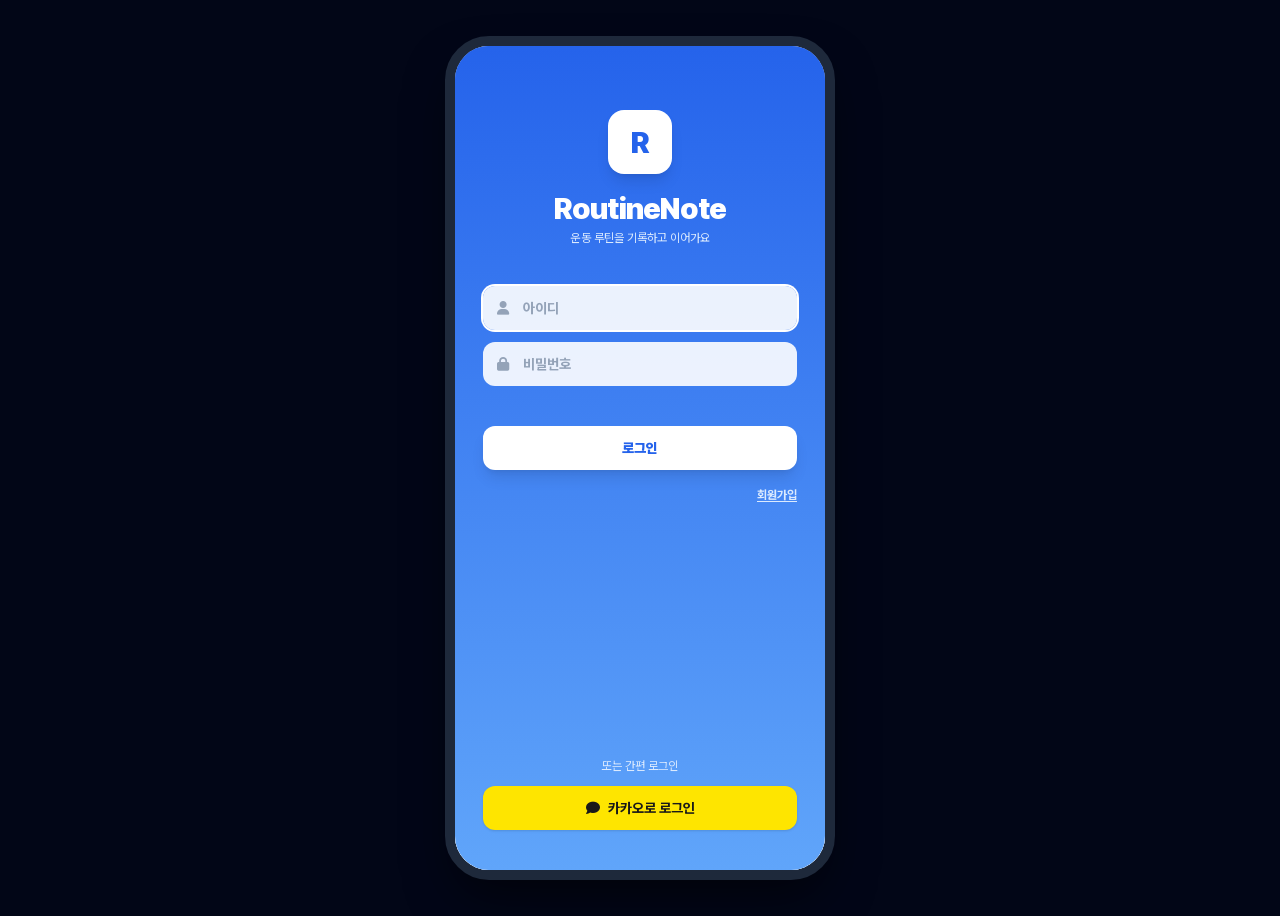
<file: android/app/src/main/assets/index.html>
<!DOCTYPE html>
<html lang="ko" class="light">
<head>
    <meta charset="UTF-8">
    <meta name="viewport" content="width=device-width, initial-scale=1.0, maximum-scale=1.0, user-scalable=no">
    <meta name="theme-color" content="#4f46e5">
    <meta name="mobile-web-app-capable" content="yes">
    <meta name="apple-mobile-web-app-capable" content="yes">
    <meta name="apple-mobile-web-app-title" content="RoutineNote">
    <link rel="manifest" href="manifest.json">
    <link rel="icon" href="icons/icon-192.png">
    <link rel="apple-touch-icon" href="icons/icon-192.png">
    <title>RoutineNote - 스마트 루틴 & GPS 노트</title>

    <!-- 화면 라이브러리는 인터넷 없이도 뜨도록 앱 안(vendor/)에 넣어 둔다
         (받는 방법: 저장소 맨 위에서 bash tools/download-vendor.sh) -->

    <!-- Tailwind CSS 3.4.17 -->
    <script src="vendor/tailwind/tailwindcss.js"></script>
    <script src="js/tailwind-config.js"></script>

    <!-- FontAwesome Icons 6.4.0 -->
    <link rel="stylesheet" href="vendor/fontawesome/css/all.min.css">

    <!-- FullCalendar: 수업 규칙에 따라 버전을 @6.1.8 로 정확히 고정 -->
    <script src="vendor/fullcalendar/index.global.min.js"></script>

    <!-- Kakao Map API SDK (User Provided Key)
         libraries=services : 좌표 -> 주소 변환(Geocoder)에 필요. 이 값이 없으면 주소 뱃지가 갱신되지 않는다.
         https: 를 명시해야 http/https 어느 쪽 페이지에서도 막히지 않는다. -->
    <script type="text/javascript" src="https://dapi.kakao.com/v2/maps/sdk.js?appkey=36bfe3a14388c3ca438cb87858da7e58&libraries=services"></script>

    <link rel="stylesheet" href="css/style.css">

    <!-- 앱(웹뷰) 안에서 실행 중이면 <html>에 in-app 표시를 붙이고,
     다크 모드가 바뀔 때마다 앱에 알려서 상태바 색을 맞춘다 -->
    <script>
        if (location.hostname === 'appassets.androidplatform.net') {
            document.documentElement.classList.add('in-app');

            if (window.RoutineNoteApp) {
                const syncBarTheme = () => {
                    const isDark = document.documentElement.classList.contains('dark');
                    window.RoutineNoteApp.setDarkMode(isDark);
                };
                new MutationObserver(syncBarTheme).observe(document.documentElement, {
                    attributes: true,
                    attributeFilter: ['class']
                });
                document.addEventListener('DOMContentLoaded', syncBarTheme);
            }
        }
    </script>


</head>
<body class="flex items-center justify-center min-h-screen p-0 sm:p-4 bg-slate-950">

<!-- Mobile App Container -->
<div class="mobile-wrapper bg-slate-50 dark:bg-slate-900 text-slate-800 dark:text-slate-100">

    <!-- Top Status Bar -->
    <div class="fake-statusbar bg-brand-600 dark:bg-slate-950 text-white px-6 pt-3 pb-2 flex justify-between items-center text-xs font-bold z-30 transition-colors">
        <span id="statusBarTime">11:55</span>
        <div class="flex items-center space-x-2">
            <i class="fa-solid fa-signal text-[11px]"></i>
            <i class="fa-solid fa-wifi text-[11px]"></i>
            <i class="fa-solid fa-battery-full text-xs"></i>
        </div>
    </div>

    <!-- Main Header (와이어프레임 20번: 메뉴 / 로고 / 마이페이지) -->
    <header id="mainHeader" class="bg-brand-600 dark:bg-slate-900 text-white px-3 py-3 shadow-md flex justify-between items-center z-20 border-b border-white/10">
        <div class="flex items-center gap-1.5">
            <button type="button" onclick="switchTab('tab-menu')" aria-label="메뉴 열기" class="w-9 h-9 rounded-full hover:bg-white/15 flex items-center justify-center transition">
                <i class="fa-solid fa-bars text-base" aria-hidden="true"></i>
            </button>
            <div class="flex items-center space-x-2.5">
                <button type="button" id="homeLogoButton" onclick="goHome()" aria-label="메인 화면으로 이동" class="w-9 h-9 rounded-xl bg-white text-brand-600 dark:bg-brand-500 dark:text-white flex items-center justify-center font-black text-xl shadow-md hover:scale-105 active:scale-95 transition">R</button>
                <div>
                    <div class="flex items-center gap-1.5">
                        <h1 class="text-lg font-black tracking-tight leading-none">RoutineNote</h1>
                    </div>
                    <p class="text-[11px] text-brand-100 dark:text-slate-400 font-medium mt-0.5">스마트 루틴 & GPS 지도 노트</p>
                </div>
            </div>
        </div>

        <!-- Header Controls: Dark Mode Toggle & 마이페이지 -->
        <div class="flex items-center space-x-2">
            <button type="button" onclick="toggleDarkMode()" aria-label="다크 모드 전환" class="w-8 h-8 rounded-full bg-white/10 dark:bg-slate-800 hover:bg-white/20 flex items-center justify-center transition text-amber-300 dark:text-amber-400">
                <i class="fa-solid fa-sun text-sm dark:hidden" aria-hidden="true"></i>
                <i class="fa-solid fa-moon text-sm hidden dark:inline" aria-hidden="true"></i>
            </button>
            <button type="button" id="profileButton" aria-label="마이페이지" class="w-8 h-8 rounded-full bg-white/10 dark:bg-slate-800 hover:bg-white/20 flex items-center justify-center transition">
                <i class="fa-regular fa-user text-sm" aria-hidden="true"></i>
            </button>
        </div>
    </header>

    <!-- 연결 상태 안내: 인터넷이 끊기거나 서버 응답이 늦을 때만 보인다 (js/net-status.js) -->
    <div id="netBanner" class="net-banner" role="status" aria-live="polite" hidden>
        <i class="net-banner-icon fa-solid" aria-hidden="true"></i>
        <span id="netBannerText" class="net-banner-text"></span>
        <button type="button" id="netBannerRetry" class="net-banner-retry" hidden>다시 확인</button>
    </div>

    <!-- Main Screen Body -->
    <main class="flex-1 overflow-y-auto no-scrollbar relative pb-20 bg-slate-100 dark:bg-slate-900/90" id="mainScrollBody">

        <!-- TAB 1: 오늘의 루틴 (Today's Routine & Checklist) -->
        <section id="tab-today" class="tab-screen block p-4 space-y-4">

            <!-- Progress Header Banner -->
            <div class="bg-gradient-to-br from-brand-600 via-brand-600 to-indigo-700 dark:from-slate-800 dark:via-slate-800 dark:to-slate-900 rounded-3xl p-5 text-white shadow-xl shadow-brand-500/10 border border-white/10 relative overflow-hidden">
                <div class="absolute -right-6 -bottom-6 w-32 h-32 bg-white/10 rounded-full blur-2xl pointer-events-none"></div>
                <div class="flex justify-between items-start mb-3">
                    <div>
                        <span class="text-[11px] bg-white/20 dark:bg-brand-500/30 px-2.5 py-0.5 rounded-full font-bold uppercase tracking-wider">Today Routine</span>
                        <h2 class="text-xl font-bold mt-1.5" id="todayBannerDate">2026년 10월 7일 (수)</h2>
                    </div>
                    <div class="text-right">
                        <span class="text-3xl font-black text-amber-300" id="todayPercentText">0%</span>
                    </div>
                </div>

                <!-- Progress Bar -->
                <div class="w-full bg-black/20 rounded-full h-3 overflow-hidden p-0.5 backdrop-blur-md">
                    <div id="todayProgressBar" class="bg-amber-300 h-2 rounded-full transition-all duration-500 shadow-sm" style="width: 0%;"></div>
                </div>

                <div class="flex justify-between text-xs text-brand-100 dark:text-slate-300 mt-3 font-medium">
                    <span id="todayTaskSummary"><i class="fa-solid fa-circle-check text-emerald-400 mr-1"></i>0개 중 0개 완료</span>
                    <span class="text-amber-200"><i class="fa-solid fa-fire text-amber-400 mr-1"></i><span id="todayKcalText">0</span> kcal 소모</span>
                </div>
            </div>

            <!-- 시작 가이드: 새 사용자에게 처음 해 볼 일 3가지를 안내 (js/guide.js) -->
            <div id="startGuide" class="start-guide" hidden>
                <div class="flex items-center justify-between">
                    <h3 class="text-sm font-bold text-slate-800 dark:text-slate-100 flex items-center gap-2">
                        <i class="fa-solid fa-flag-checkered text-brand-500" aria-hidden="true"></i> 시작 가이드
                        <span id="startGuideCount" class="text-xs font-bold text-brand-600 dark:text-brand-400">0 / 3</span>
                    </h3>
                    <button type="button" id="startGuideClose" class="text-xs font-bold text-slate-400 hover:text-slate-600 dark:hover:text-slate-200 px-1">닫기</button>
                </div>
                <p class="text-xs text-slate-500 dark:text-slate-400">처음이라면 아래 세 가지부터 해 보세요.</p>
                <button type="button" class="guide-step" data-guide-step="routine">
                    <span class="guide-step-check" aria-hidden="true"><i class="fa-solid fa-check"></i></span>
                    <span class="guide-step-text"><span class="guide-step-title">오늘 할 운동 고르기</span><span class="guide-step-desc">런닝 · 웨이트 · 휴식 중에서 선택</span></span>
                    <i class="fa-solid fa-chevron-right guide-step-arrow" aria-hidden="true"></i>
                </button>
                <button type="button" class="guide-step" data-guide-step="complete">
                    <span class="guide-step-check" aria-hidden="true"><i class="fa-solid fa-check"></i></span>
                    <span class="guide-step-text"><span class="guide-step-title">운동 하나 완료 체크하기</span><span class="guide-step-desc">체크리스트에서 끝낸 운동을 눌러요</span></span>
                    <i class="fa-solid fa-chevron-right guide-step-arrow" aria-hidden="true"></i>
                </button>
                <button type="button" class="guide-step" data-guide-step="period">
                    <span class="guide-step-check" aria-hidden="true"><i class="fa-solid fa-check"></i></span>
                    <span class="guide-step-text"><span class="guide-step-title">다이어트 기간 정하기</span><span class="guide-step-desc">시작일과 종료일을 정하고 체중을 기록해요</span></span>
                    <i class="fa-solid fa-chevron-right guide-step-arrow" aria-hidden="true"></i>
                </button>
            </div>

            <!-- 오늘의 운동 선택 (와이어프레임 12~15번) -->
            <div id="routineSelectCard" class="bg-white dark:bg-slate-800 rounded-2xl p-4 shadow-sm border border-slate-200/80 dark:border-slate-700/60 space-y-3">
                <div class="flex justify-between items-center">
                    <h3 class="font-bold text-slate-800 dark:text-slate-100 text-sm flex items-center gap-2">
                        <i class="fa-solid fa-hand-pointer text-brand-500" aria-hidden="true"></i> 오늘의 운동 선택
                    </h3>
                    <span class="text-[11px] text-slate-400">여러 개 선택 가능</span>
                </div>
                <div class="grid grid-cols-3 gap-2">
                    <button type="button" class="type-chip" data-routine-type="RUNNING" aria-pressed="false">
                        <i class="fa-solid fa-person-running" aria-hidden="true"></i>런닝<small>GPS 지도</small>
                    </button>
                    <button type="button" class="type-chip" data-routine-type="WEIGHT" aria-pressed="false">
                        <i class="fa-solid fa-dumbbell" aria-hidden="true"></i>웨이트<small>세트·중량</small>
                    </button>
                    <button type="button" class="type-chip" data-routine-type="REST" aria-pressed="false">
                        <i class="fa-solid fa-bed" aria-hidden="true"></i>휴식<small>스트레칭</small>
                    </button>
                </div>
                <button type="button" id="confirmSelectionButton" class="w-full bg-brand-600 hover:bg-brand-700 text-white font-bold py-3 rounded-xl text-sm shadow transition">설정 완료 및 시작</button>
            </div>

            <!-- Today Workout Checklist Card -->
            <div id="todayChecklistCard" class="bg-white dark:bg-slate-800 rounded-2xl p-4 shadow-sm border border-slate-200/80 dark:border-slate-700/60 space-y-3">
                <div class="flex justify-between items-center pb-2 border-b border-slate-100 dark:border-slate-700/60">
                    <h3 class="font-bold text-slate-800 dark:text-slate-100 text-sm flex items-center gap-2">
                        <i class="fa-solid fa-list-check text-brand-500"></i> 오늘 루틴 체크리스트
                    </h3>
                    <button onclick="openDetailModal(getTodayKey())" class="text-xs text-brand-600 dark:text-brand-400 font-bold hover:underline flex items-center gap-1">
                        + 항목 수정/추가 <i class="fa-solid fa-chevron-right text-[11px]"></i>
                    </button>
                </div>

                <div id="todayChecklistContainer" class="space-y-2">
                    <!-- Populated dynamically -->
                </div>
            </div>

            <!-- Quick Routine Launcher -->
            <div class="grid grid-cols-2 gap-3">
                <button onclick="switchTab('tab-running')" class="bg-gradient-to-r from-emerald-500 to-teal-600 text-white p-4 rounded-2xl shadow-md text-left flex flex-col justify-between hover:opacity-95 transition">
                    <div class="flex justify-between items-center mb-2">
                        <span class="w-8 h-8 rounded-xl bg-white/20 flex items-center justify-center text-base"><i class="fa-solid fa-person-running"></i></span>
                        <i class="fa-solid fa-arrow-right text-xs opacity-70"></i>
                    </div>
                    <div>
                        <span class="text-xs font-medium text-emerald-100 block">GPS 실시간</span>
                        <span class="text-sm font-bold">런닝 시작하기</span>
                    </div>
                </button>

                <button onclick="switchTab('tab-calendar')" class="bg-gradient-to-r from-indigo-500 to-purple-600 text-white p-4 rounded-2xl shadow-md text-left flex flex-col justify-between hover:opacity-95 transition">
                    <div class="flex justify-between items-center mb-2">
                        <span class="w-8 h-8 rounded-xl bg-white/20 flex items-center justify-center text-base"><i class="fa-solid fa-calendar-days"></i></span>
                        <i class="fa-solid fa-arrow-right text-xs opacity-70"></i>
                    </div>
                    <div>
                        <span class="text-xs font-medium text-indigo-100 block">월간 일지</span>
                        <span class="text-sm font-bold">캘린더 전체보기</span>
                    </div>
                </button>
            </div>

        </section>

        <!-- TAB 2: 런닝 지도 (Kakao Map GPS Tracker v2.0) -->
        <section id="tab-running" class="tab-screen hidden p-4">
          <!-- 런닝 화면: 기록 카드(위) + 큰 지도(남은 높이 전부) + 버튼 한 줄(아래) -->
          <div class="run-layout">

            <!-- 기록: 거리 · 시간 · 칼로리 / 평균 페이스 · GPS 상태 -->
            <div class="bg-white dark:bg-slate-800 rounded-2xl px-4 py-3 shadow-sm border border-slate-200/80 dark:border-slate-700/60">
                <div class="grid grid-cols-3 divide-x divide-slate-100 dark:divide-slate-700">
                    <div class="text-center px-1 min-w-0">
                        <span class="text-xs font-bold text-slate-400 block">거리</span>
                        <div class="metric-row mt-1 text-slate-800 dark:text-slate-100"><span class="metric-value" id="runDistance">0.0</span><span class="metric-unit">km</span></div>
                    </div>
                    <div class="text-center px-1 min-w-0">
                        <span class="text-xs font-bold text-slate-400 block">시간</span>
                        <div class="metric-row mt-1 text-brand-600 dark:text-brand-400"><span class="metric-value" id="runTimer">00:00:00</span></div>
                    </div>
                    <div class="text-center px-1 min-w-0">
                        <span class="text-xs font-bold text-slate-400 block">칼로리</span>
                        <div class="metric-row mt-1 text-red-500"><span class="metric-value" id="runCalories">0</span><span class="metric-unit">kcal</span></div>
                    </div>
                </div>

                <div class="flex justify-around items-center mt-2 pt-2 border-t border-slate-100 dark:border-slate-700/60 text-xs text-slate-500 dark:text-slate-400">
                    <div>평균 페이스 <strong class="text-slate-800 dark:text-slate-200 tabular-nums" id="runPace">-</strong> /km</div>
                    <div>GPS 상태 <span class="text-emerald-500 font-bold"><i class="fa-solid fa-satellite-dish mr-1" aria-hidden="true"></i>정상</span></div>
                </div>
            </div>

            <!-- 카카오 지도 (화면에 남은 높이를 모두 쓴다) -->
            <div class="run-map-box relative w-full rounded-2xl overflow-hidden shadow-sm border border-slate-200/80 dark:border-slate-700/60 bg-slate-100 dark:bg-slate-950">
                <div id="kakaoMap" class="w-full h-full block"></div>

                <!-- 카카오 지도를 못 불러올 때 대신 그리는 그림 -->
                <canvas id="fallbackMapCanvas" class="hidden absolute inset-0 w-full h-full"></canvas>

                <!-- 현재 위치 이름 -->
                <div class="absolute top-3 left-3 max-w-[70%] bg-white/95 dark:bg-slate-900/90 backdrop-blur-md px-3 py-1.5 rounded-xl shadow-md text-xs font-bold text-slate-800 dark:text-slate-200 flex items-center gap-2 z-10">
                    <i class="fa-solid fa-location-dot text-brand-500" aria-hidden="true"></i> <span id="locationBadgeText" class="truncate">GPS 위치 탐색 중...</span>
                </div>

                <!-- 내 위치로 이동 -->
                <button type="button" onclick="recenterKakaoMap()" aria-label="내 위치로 이동" class="absolute top-3 right-3 z-10 w-10 h-10 bg-white/95 dark:bg-slate-800/90 backdrop-blur-md rounded-full shadow-md text-brand-600 dark:text-brand-400 flex items-center justify-center active:scale-95 transition">
                    <i class="fa-solid fa-crosshairs" aria-hidden="true"></i>
                </button>
                <!-- 지도 전체화면 -->
                <button type="button" onclick="toggleMapFullscreen()" aria-label="지도 전체화면" style="bottom:12px; z-index:20;" class="absolute right-3 w-10 h-10 bg-white/95 dark:bg-slate-800/90 backdrop-blur-md rounded-full shadow-md flex items-center justify-center text-slate-600 dark:text-slate-200">
                    <i id="mapFullscreenIcon" class="fa-solid fa-expand" aria-hidden="true"></i>
                </button>
            </div>

            <!-- 버튼 한 줄: 시작/일시정지 · 종료 및 저장 · 초기화 -->
            <div class="grid grid-cols-[1fr_1fr_auto] gap-2">
                <button type="button" id="toggleRunBtn" onclick="toggleRunningSimulation()" class="bg-brand-600 hover:bg-brand-700 text-white font-bold py-3 rounded-xl text-sm shadow-md shadow-brand-500/20 flex items-center justify-center gap-2 transition active:scale-98 whitespace-nowrap">
                    <i class="fa-solid fa-play" id="toggleRunIcon" aria-hidden="true"></i> <span id="toggleRunText">트래킹 시작</span>
                </button>
                <button type="button" id="finishRunButton" class="bg-emerald-500 hover:bg-emerald-600 text-white font-bold py-3 rounded-xl text-sm shadow-md flex items-center justify-center gap-2 transition active:scale-98 whitespace-nowrap">
                    <i class="fa-solid fa-flag-checkered" aria-hidden="true"></i> 종료 · 저장
                </button>
                <button type="button" onclick="resetRunningData()" aria-label="경로 초기화" title="경로 초기화" class="w-12 bg-slate-200/80 dark:bg-slate-700 hover:bg-slate-200 dark:hover:bg-slate-600 text-slate-600 dark:text-slate-200 rounded-xl flex items-center justify-center transition active:scale-98">
                    <i class="fa-solid fa-arrow-rotate-right" aria-hidden="true"></i>
                </button>
            </div>

          </div>
        </section>

        <!-- TAB 3: 캘린더 (FullCalendar 6.1.8 + 연속 달성 + 타이머/스톱워치) -->
        <section id="tab-calendar" class="tab-screen hidden p-4 space-y-4">

            <!-- 와이어프레임 21번: FullCalendar 월간 달력 -->
            <div id="calendarCard" aria-busy="true" class="bg-white dark:bg-slate-800 rounded-2xl p-3 shadow-sm border border-slate-200/80 dark:border-slate-700/60 transition-opacity">
                <div id="fullCalendar"></div>
                <p class="text-xs text-center text-slate-400 mt-2"><i class="fa-regular fa-hand-pointer" aria-hidden="true"></i> 날짜를 누르면 그날의 운동을 기록하고 확인할 수 있어요.</p>

                <div class="flex items-center justify-center space-x-4 pt-3 mt-2 border-t border-slate-100 dark:border-slate-700/60 text-xs text-slate-500 dark:text-slate-400 font-medium">
                    <div class="flex items-center space-x-1.5">
                        <span class="w-2.5 h-2.5 rounded-full bg-emerald-500"></span>
                        <span>루틴 완수</span>
                    </div>
                    <div class="flex items-center space-x-1.5">
                        <span class="w-2.5 h-2.5 rounded-full bg-amber-400"></span>
                        <span>일부 완료</span>
                    </div>
                    <div class="flex items-center space-x-1.5">
                        <span class="w-2.5 h-2.5 rounded-full bg-slate-300 dark:bg-slate-600"></span>
                        <span>미완료</span>
                    </div>
                </div>
            </div>

            <!-- 와이어프레임 22번: 연속 달성 날짜 -->
            <div class="rounded-2xl border border-amber-200 bg-amber-50 dark:bg-amber-900/20 dark:border-amber-700/40 px-4 py-3.5 text-center" aria-live="polite">
                <p class="text-sm font-bold text-amber-800 dark:text-amber-200">
                    <span aria-hidden="true">🔥</span>
                    연속 달성 날짜:
                    <strong id="streakCount" class="text-3xl font-black text-amber-700 dark:text-amber-300 mx-0.5 align-middle tabular-nums">-</strong><span id="streakSuffix">일째 성공 중</span>
                </p>
            </div>

            <!-- 와이어프레임 23번: 타이머 / 스톱워치 바로가기 -->
            <button type="button" id="timerOpenButton" class="w-full flex items-center justify-center gap-2 py-3 rounded-2xl border-2 border-brand-600 dark:border-brand-500 text-brand-600 dark:text-brand-400 bg-white dark:bg-slate-800 font-bold text-sm hover:bg-brand-50 dark:hover:bg-slate-700 transition">
                <i class="fa-regular fa-clock" aria-hidden="true"></i> 타이머 / 스톱워치
            </button>

            <div class="bg-brand-50 dark:bg-slate-800/60 border border-brand-200 dark:border-slate-700 rounded-2xl p-4 text-xs text-brand-900 dark:text-brand-200 flex items-start space-x-3">
                <i class="fa-solid fa-circle-info text-brand-500 text-base mt-0.5"></i>
                <div>
                    <strong class="font-bold block mb-0.5">캘린더 사용법</strong>
                    날짜를 클릭하면 그날 수행한 운동 루틴을 확인하고, <strong>새로운 운동 항목을 직접 추가</strong>하거나 완료 상태를 변경할 수 있습니다.
                </div>
            </div>

        </section>

        <!-- TAB 4: 다이어트 & BMI 분석 -->
        <section id="tab-body" class="tab-screen hidden p-4 space-y-4">

            <!-- 내 신체 정보 요약 (입력·수정은 마이페이지에서) -->
            <div class="bg-white dark:bg-slate-800 rounded-2xl p-4 shadow-sm border border-slate-200/80 dark:border-slate-700/60 flex items-center justify-between gap-3">
                <div class="min-w-0">
                    <p class="text-xs font-bold text-slate-500 flex items-center gap-1.5"><i class="fa-solid fa-user text-brand-500" aria-hidden="true"></i> 내 신체 정보</p>
                    <p id="bodySummaryText" class="mt-0.5 text-sm font-bold text-slate-800 dark:text-slate-100 truncate">-</p>
                </div>
                <button type="button" onclick="switchTab('tab-mypage')" class="shrink-0 text-xs font-bold text-brand-600 dark:text-brand-400 border border-brand-200 dark:border-slate-600 rounded-xl px-3 py-2 hover:bg-brand-50 dark:hover:bg-slate-700 transition">마이페이지에서 수정</button>
            </div>

            <!-- 다이어트 기간 비교: 기간 설정 → 일일 체중 기록 → 기간 동안의 변화 + 현재 BMI -->
            <div class="bg-white dark:bg-slate-800 rounded-2xl p-4 shadow-sm border border-slate-200/80 dark:border-slate-700/60 space-y-4">
                <div class="border-b border-slate-100 dark:border-slate-700/60 pb-2">
                    <h3 class="text-sm font-bold text-slate-800 dark:text-slate-100 flex items-center gap-2"><i class="fa-solid fa-scale-balanced text-brand-500" aria-hidden="true"></i> 다이어트 기간 비교</h3>
                    <p id="dietPeriodText" class="text-xs text-slate-400 mt-0.5">다이어트 기간을 설정해 주세요</p>
                </div>

                <!-- 1. 기간 설정 -->
                <form id="dietPeriodForm" class="space-y-2" novalidate>
                    <h4 class="text-xs font-bold text-slate-600 dark:text-slate-300 flex items-center gap-1.5">
                        <i class="fa-regular fa-calendar text-brand-500" aria-hidden="true"></i> 다이어트 기간
                    </h4>
                    <div class="grid grid-cols-2 gap-2">
                        <div><label for="periodStartDate" class="block text-xs font-bold text-slate-600 dark:text-slate-300 mb-1">시작일</label><input type="date" id="periodStartDate" class="w-full bg-slate-50 dark:bg-slate-900 border border-slate-200 dark:border-slate-700 rounded-xl px-3 py-2 text-xs font-bold text-slate-800 dark:text-slate-100 focus:outline-none focus:ring-2 focus:ring-brand-500"></div>
                        <div><label for="periodEndDate" class="block text-xs font-bold text-slate-600 dark:text-slate-300 mb-1">종료일</label><input type="date" id="periodEndDate" class="w-full bg-slate-50 dark:bg-slate-900 border border-slate-200 dark:border-slate-700 rounded-xl px-3 py-2 text-xs font-bold text-slate-800 dark:text-slate-100 focus:outline-none focus:ring-2 focus:ring-brand-500"></div>
                    </div>
                    <div class="grid grid-cols-3 gap-2 items-end">
                        <div class="col-span-2"><label for="periodTargetWeight" class="block text-xs font-bold text-slate-600 dark:text-slate-300 mb-1">목표 체중 (kg, 선택)</label><input type="number" id="periodTargetWeight" step="0.1" min="20" max="300" inputmode="decimal" placeholder="비워 둬도 돼요" class="w-full bg-slate-50 dark:bg-slate-900 border border-slate-200 dark:border-slate-700 rounded-xl px-3 py-2 text-xs font-bold text-slate-800 dark:text-slate-100 focus:outline-none focus:ring-2 focus:ring-brand-500"></div>
                        <button type="submit" class="bg-brand-600 hover:bg-brand-700 text-white font-bold py-2 rounded-xl text-xs shadow transition">기간 저장</button>
                    </div>
                </form>

                <!-- 2. 일일 체중 기록 -->
                <form id="weightLogForm" class="space-y-2 bg-slate-50 dark:bg-slate-900/60 p-3 rounded-xl border border-slate-200 dark:border-slate-700/60" novalidate>
                    <h4 class="text-xs font-bold text-slate-600 dark:text-slate-300 flex items-center gap-1.5">
                        <i class="fa-solid fa-weight-scale text-brand-500" aria-hidden="true"></i> 오늘의 체중 기록
                    </h4>
                    <div class="grid grid-cols-2 gap-2">
                        <div><label for="weightLogDate" class="block text-xs font-bold text-slate-600 dark:text-slate-300 mb-1">날짜</label><input type="date" id="weightLogDate" class="w-full bg-white dark:bg-slate-800 border border-slate-200 dark:border-slate-700 rounded-xl px-2 py-2 text-xs font-bold text-slate-800 dark:text-slate-100 focus:outline-none focus:ring-2 focus:ring-brand-500"></div>
                        <div><label for="weightLogValue" class="block text-xs font-bold text-slate-600 dark:text-slate-300 mb-1">체중 (kg)</label><input type="number" id="weightLogValue" step="0.1" min="20" max="300" inputmode="decimal" class="w-full bg-white dark:bg-slate-800 border border-slate-200 dark:border-slate-700 rounded-xl px-3 py-2 text-xs font-bold text-slate-800 dark:text-slate-100 focus:outline-none focus:ring-2 focus:ring-brand-500"></div>
                    </div>
                    <button type="submit" class="w-full bg-brand-600 hover:bg-brand-700 text-white font-bold py-3 rounded-xl text-sm shadow transition">체중 기록하기</button>
                    <p class="text-xs text-slate-400">같은 날짜에 다시 기록하면 그날 기록이 바뀌어요.</p>
                </form>

                <!-- 3. 기간 동안의 변화 요약 -->
                <div>
                    <div class="grid grid-cols-3 gap-2 text-center">
                        <div class="bg-slate-50 dark:bg-slate-900/60 rounded-xl p-2.5 border border-slate-200 dark:border-slate-700/60">
                            <p class="text-[11px] font-bold text-slate-500">시작 체중</p>
                            <p class="text-sm font-black text-slate-800 dark:text-slate-100" id="dietStartWeightText">-</p>
                        </div>
                        <div class="bg-slate-50 dark:bg-slate-900/60 rounded-xl p-2.5 border border-slate-200 dark:border-slate-700/60">
                            <p class="text-[11px] font-bold text-slate-500">현재 체중</p>
                            <p class="text-sm font-black text-slate-800 dark:text-slate-100" id="dietCurrentWeightText">-</p>
                        </div>
                        <div class="bg-slate-50 dark:bg-slate-900/60 rounded-xl p-2.5 border border-slate-200 dark:border-slate-700/60">
                            <p class="text-[11px] font-bold text-slate-500">변화</p>
                            <p class="text-sm font-black text-slate-800 dark:text-slate-100" id="dietChangeText">-</p>
                        </div>
                    </div>
                    <p id="dietDayText" class="mt-2 text-xs text-center font-medium text-slate-500 dark:text-slate-400">-</p>
                </div>

                <!-- 기간 안 일일 체중 그래프 -->
                <div>
                    <h4 class="text-xs font-bold text-slate-600 dark:text-slate-300 mb-2 flex items-center gap-1.5">
                        <i class="fa-solid fa-chart-line text-brand-500" aria-hidden="true"></i> 기간 동안의 체중 변화 (kg)
                    </h4>
                    <div class="bg-slate-50 dark:bg-slate-900/60 p-3 rounded-xl border border-slate-200 dark:border-slate-700/60">
                        <svg id="weightChartSvg" viewBox="0 0 300 120" class="w-full h-auto overflow-visible" role="img" aria-label="체중 변화 그래프"></svg>
                    </div>
                </div>

                <!-- 현재 BMI (가장 최근 체중 기록 기준) -->
                <div class="pt-2">
                    <h4 class="text-xs font-bold text-slate-600 dark:text-slate-300 mb-2 text-center">현재 BMI 판정 게이지</h4>
                    <div class="relative w-48 mx-auto">
                        <svg viewBox="0 0 200 115" class="w-full">
                            <path d="M 20 100 A 80 80 0 0 1 60 30.7" fill="none" stroke="#ef4444" stroke-width="18" />
                            <path d="M 60 30.7 A 80 80 0 0 1 100 20" fill="none" stroke="#f59e0b" stroke-width="18" />
                            <path d="M 100 20 A 80 80 0 0 1 140 30.7" fill="none" stroke="#10b981" stroke-width="18" />
                            <path d="M 140 30.7 A 80 80 0 0 1 180 100" fill="none" stroke="#3b82f6" stroke-width="18" />

                            <text x="35" y="85" font-size="7.5" font-weight="bold" fill="#ffffff">비만</text>
                            <text x="70" y="45" font-size="7.5" font-weight="bold" fill="#ffffff">과체중</text>
                            <text x="118" y="45" font-size="7.5" font-weight="bold" fill="#ffffff">정상</text>
                            <text x="150" y="85" font-size="7.5" font-weight="bold" fill="#ffffff">저체중</text>

                            <!-- Gauge Pointer Needle -->
                            <g id="bmiGaugeNeedle" class="gauge-needle" style="transform: rotate(25deg);">
                                <polygon points="100,25 96,100 104,100" fill="#1e293b" class="dark:fill-slate-100" />
                                <circle cx="100" cy="100" r="7" fill="#1e293b" class="dark:fill-slate-100" />
                                <circle cx="100" cy="100" r="2.5" fill="#ffffff" />
                            </g>
                        </svg>
                    </div>
                </div>

                <div class="bg-slate-50 dark:bg-slate-900/60 p-3.5 rounded-xl border border-slate-200 dark:border-slate-700/60 text-xs space-y-2 text-slate-700 dark:text-slate-200">
                    <div class="flex justify-between items-center gap-2">
                        <span class="font-medium text-slate-500">현재 BMI:</span>
                        <span class="font-bold" id="resBmiText">-</span>
                    </div>
                    <div class="flex justify-between items-center gap-2">
                        <span class="font-medium text-slate-500">시작 BMI → 현재 BMI:</span>
                        <span class="font-bold text-slate-800 dark:text-slate-100" id="dietBeforeBmiText">-</span>
                    </div>
                    <div class="flex justify-between items-center gap-2">
                        <span class="font-medium text-slate-500">기초대사량 (BMR):</span>
                        <span class="font-bold text-slate-800 dark:text-slate-100" id="resBmrText">-</span>
                    </div>
                    <div class="flex justify-between items-center gap-2">
                        <span class="font-medium text-slate-500">목표 체중:</span>
                        <span class="font-bold text-slate-800 dark:text-slate-100" id="dietTargetText">-</span>
                    </div>
                    <div class="flex justify-between items-center gap-2">
                        <span class="font-medium text-slate-500">목표 달성도:</span>
                        <span class="font-bold text-brand-600 dark:text-brand-400" id="dietAchieveText">-</span>
                    </div>
                    <div class="w-full bg-slate-200 dark:bg-slate-700 rounded-full h-2 overflow-hidden" role="presentation">
                        <div id="dietProgressBar" class="bg-brand-500 h-2 rounded-full transition-all duration-500" style="width: 0%;"></div>
                    </div>
                    <div class="flex justify-between items-center gap-2">
                        <span class="font-medium text-slate-500">기간 동안 소모 칼로리:</span>
                        <span class="font-bold text-slate-800 dark:text-slate-100" id="dietBurnedText">-</span>
                    </div>
                </div>

                <!-- 4. 일별 기록 목록 (최근 날짜가 위) -->
                <div>
                    <h4 class="text-xs font-bold text-slate-600 dark:text-slate-300 mb-2 flex items-center gap-1.5">
                        <i class="fa-solid fa-list text-brand-500" aria-hidden="true"></i> 일별 체중 기록
                    </h4>
                    <ul id="dietRecordList" class="rounded-xl border border-slate-200 dark:border-slate-700/60 divide-y divide-slate-100 dark:divide-slate-700/60 overflow-hidden"></ul>
                </div>
            </div>

        </section>

        <!-- TAB 5: 메뉴 (App Settings & Menu) -->
        <section id="tab-menu" class="tab-screen hidden p-4 space-y-4">

            <div class="bg-white dark:bg-slate-800 rounded-2xl p-4 shadow-sm border border-slate-200/80 dark:border-slate-700/60 space-y-1">
                <h3 class="text-xs font-bold text-slate-400 uppercase tracking-wider px-2 py-1 mb-1">RoutineNote 메뉴</h3>

                <button type="button" onclick="switchTab('tab-mypage')" class="w-full py-3 px-3 flex justify-between items-center text-left hover:bg-slate-50 dark:hover:bg-slate-700/50 rounded-xl transition">
                        <span class="text-xs font-bold text-slate-800 dark:text-slate-200 flex items-center gap-2.5">
                            <i class="fa-regular fa-user text-slate-500 w-4 text-center" aria-hidden="true"></i> 마이페이지
                        </span>
                    <i class="fa-solid fa-chevron-right text-xs text-slate-300" aria-hidden="true"></i>
                </button>

                <button type="button" onclick="switchTab('tab-body')" class="w-full py-3 px-3 flex justify-between items-center text-left hover:bg-slate-50 dark:hover:bg-slate-700/50 rounded-xl transition">
                        <span class="text-xs font-bold text-slate-800 dark:text-slate-200 flex items-center gap-2.5">
                            <i class="fa-solid fa-calculator text-brand-500 w-4 text-center" aria-hidden="true"></i> BMI 지수 확인
                        </span>
                    <i class="fa-solid fa-chevron-right text-xs text-slate-300" aria-hidden="true"></i>
                </button>

                <button type="button" onclick="switchTab('tab-body')" class="w-full py-3 px-3 flex justify-between items-center text-left hover:bg-slate-50 dark:hover:bg-slate-700/50 rounded-xl transition">
                        <span class="text-xs font-bold text-slate-800 dark:text-slate-200 flex items-center gap-2.5">
                            <i class="fa-solid fa-chart-pie text-emerald-500 w-4 text-center" aria-hidden="true"></i> 다이어트 기간 비교
                        </span>
                    <i class="fa-solid fa-chevron-right text-xs text-slate-300" aria-hidden="true"></i>
                </button>

                <button type="button" onclick="switchTab('tab-calorie')" class="w-full py-3 px-3 flex justify-between items-center text-left hover:bg-slate-50 dark:hover:bg-slate-700/50 rounded-xl transition">
                        <span class="text-xs font-bold text-slate-800 dark:text-slate-200 flex items-center gap-2.5">
                            <i class="fa-solid fa-fire-flame-curved text-orange-500 w-4 text-center" aria-hidden="true"></i> 칼로리 계산기
                        </span>
                    <i class="fa-solid fa-chevron-right text-xs text-slate-300" aria-hidden="true"></i>
                </button>

                <button type="button" onclick="switchTab('tab-bmr')" class="w-full py-3 px-3 flex justify-between items-center text-left hover:bg-slate-50 dark:hover:bg-slate-700/50 rounded-xl transition">
                        <span class="text-xs font-bold text-slate-800 dark:text-slate-200 flex items-center gap-2.5">
                            <i class="fa-solid fa-heart-pulse text-rose-500 w-4 text-center" aria-hidden="true"></i> 기초대사량 분석
                        </span>
                    <i class="fa-solid fa-chevron-right text-xs text-slate-300" aria-hidden="true"></i>
                </button>

                <button type="button" onclick="switchTab('tab-running')" class="w-full py-3 px-3 flex justify-between items-center text-left hover:bg-slate-50 dark:hover:bg-slate-700/50 rounded-xl transition">
                        <span class="text-xs font-bold text-slate-800 dark:text-slate-200 flex items-center gap-2.5">
                            <i class="fa-solid fa-map-location-dot text-indigo-500 w-4 text-center" aria-hidden="true"></i> 런닝 지도 (GPS)
                        </span>
                    <i class="fa-solid fa-chevron-right text-xs text-slate-300" aria-hidden="true"></i>
                </button>

                <button type="button" onclick="switchTab('tab-calendar')" class="w-full py-3 px-3 flex justify-between items-center text-left hover:bg-slate-50 dark:hover:bg-slate-700/50 rounded-xl transition">
                        <span class="text-xs font-bold text-slate-800 dark:text-slate-200 flex items-center gap-2.5">
                            <i class="fa-solid fa-calendar-check text-purple-500 w-4 text-center" aria-hidden="true"></i> 월간 캘린더 전체보기
                        </span>
                    <i class="fa-solid fa-chevron-right text-xs text-slate-300" aria-hidden="true"></i>
                </button>
            </div>

            <!-- App Information Card -->
            <div class="bg-white dark:bg-slate-800 rounded-2xl p-4 shadow-sm border border-slate-200/80 dark:border-slate-700/60 text-xs space-y-2 text-slate-500 dark:text-slate-400">
                <div class="flex justify-between">
                    <span>앱 버전</span>
                    <span class="font-bold text-slate-800 dark:text-slate-200">1.0.0</span>
                </div>
                <div class="flex justify-between">
                    <span>지도</span>
                    <span class="font-bold text-slate-800 dark:text-slate-200">카카오맵</span>
                </div>
            </div>

        </section>

        <!-- TAB: 마이페이지 (USER / BODY_RECORD / DIET_GOAL / 운동 통계) -->
        <section id="tab-mypage" class="tab-screen hidden p-4 space-y-4">

            <div class="bg-white dark:bg-slate-800 rounded-2xl p-4 shadow-sm border border-slate-200/80 dark:border-slate-700/60 flex items-center gap-4">
                <div id="myAvatar" class="w-14 h-14 shrink-0 rounded-full bg-brand-600 text-white flex items-center justify-center text-2xl font-black" aria-hidden="true">?</div>
                <div class="min-w-0">
                    <p class="text-base font-black text-slate-800 dark:text-slate-100 truncate" id="myUserId">-</p>
                    <span id="myProviderBadge" class="text-[11px] font-bold px-2 py-0.5 rounded-full bg-slate-100 text-slate-600">일반 계정</span>
                    <p class="text-xs text-slate-400 mt-1">가입일 <span id="myJoinDate">-</span></p>
                </div>
            </div>

            <!-- 신체 정보: 성별·나이·키·몸무게 설정 + BMI / 기초대사량 계산 -->
            <div class="bg-white dark:bg-slate-800 rounded-2xl p-4 shadow-sm border border-slate-200/80 dark:border-slate-700/60 space-y-3.5">
                <div class="border-b border-slate-100 dark:border-slate-700/60 pb-2">
                    <h3 class="text-sm font-bold text-slate-800 dark:text-slate-100 flex items-center gap-2"><i class="fa-solid fa-weight-scale text-brand-500" aria-hidden="true"></i> 신체 정보</h3>
                    <p class="text-xs text-slate-400 mt-0.5">BMI와 하루 기초대사량을 계산할 때 사용해요.</p>
                </div>

                <div class="grid grid-cols-2 gap-2 text-center">
                    <div class="bg-slate-50 dark:bg-slate-900/60 rounded-xl p-2.5 border border-slate-200 dark:border-slate-700/60">
                        <p class="text-[11px] font-bold text-slate-500">BMI</p>
                        <p class="text-sm font-black text-slate-800 dark:text-slate-100" id="myBmi">-</p>
                    </div>
                    <div class="bg-slate-50 dark:bg-slate-900/60 rounded-xl p-2.5 border border-slate-200 dark:border-slate-700/60">
                        <p class="text-[11px] font-bold text-slate-500">기초대사량</p>
                        <p class="text-sm font-black text-slate-800 dark:text-slate-100" id="myBmr">-</p>
                    </div>
                </div>

                <div>
                    <p class="block text-xs font-bold text-slate-600 dark:text-slate-300 mb-1.5">성별</p>
                    <div class="grid grid-cols-2 gap-3" role="group" aria-label="성별">
                        <button type="button" id="genderMale" onclick="setGender('male')" class="py-2 rounded-xl border-2 font-bold text-xs flex items-center justify-center gap-2 transition border-brand-500 bg-brand-50 dark:bg-brand-900/30 text-brand-600 dark:text-brand-300">
                            <i class="fa-solid fa-mars" aria-hidden="true"></i> 남성
                        </button>
                        <button type="button" id="genderFemale" onclick="setGender('female')" class="py-2 rounded-xl border-2 font-bold text-xs flex items-center justify-center gap-2 transition border-slate-200 dark:border-slate-700 text-slate-500 hover:border-slate-300">
                            <i class="fa-solid fa-venus" aria-hidden="true"></i> 여성
                        </button>
                    </div>
                </div>

                <div class="grid grid-cols-3 gap-2">
                    <div><label for="inputAge" class="block text-xs font-bold text-slate-600 dark:text-slate-300 mb-1">나이 (세)</label><input type="number" id="inputAge" min="10" max="100" inputmode="numeric" class="w-full bg-slate-50 dark:bg-slate-900 border border-slate-200 dark:border-slate-700 rounded-xl px-3 py-2 text-xs font-bold text-slate-800 dark:text-slate-100 focus:outline-none focus:ring-2 focus:ring-brand-500"></div>
                    <div><label for="inputHeight" class="block text-xs font-bold text-slate-600 dark:text-slate-300 mb-1">키 (cm)</label><input type="number" id="inputHeight" step="0.1" min="100" max="250" inputmode="decimal" class="w-full bg-slate-50 dark:bg-slate-900 border border-slate-200 dark:border-slate-700 rounded-xl px-3 py-2 text-xs font-bold text-slate-800 dark:text-slate-100 focus:outline-none focus:ring-2 focus:ring-brand-500"></div>
                    <div><label for="inputWeight" class="block text-xs font-bold text-slate-600 dark:text-slate-300 mb-1">몸무게 (kg)</label><input type="number" id="inputWeight" step="0.1" min="20" max="300" inputmode="decimal" class="w-full bg-slate-50 dark:bg-slate-900 border border-slate-200 dark:border-slate-700 rounded-xl px-3 py-2 text-xs font-bold text-slate-800 dark:text-slate-100 focus:outline-none focus:ring-2 focus:ring-brand-500"></div>
                </div>

                <button type="button" onclick="calculateBodyMetrics(true)" class="w-full bg-brand-600 hover:bg-brand-700 text-white font-bold py-3 rounded-xl text-sm shadow-md shadow-brand-500/20 transition flex items-center justify-center gap-2">
                    <i class="fa-solid fa-calculator" aria-hidden="true"></i> 저장하고 BMI · 기초대사량 계산
                </button>
                <p class="text-xs text-slate-400">몸무게를 바꾸면 오늘 날짜의 체중 기록으로도 저장돼요.</p>
            </div>

            <form id="goalForm" class="bg-white dark:bg-slate-800 rounded-2xl p-4 shadow-sm border border-slate-200/80 dark:border-slate-700/60 space-y-3" novalidate>
                <h3 class="text-sm font-bold text-slate-800 dark:text-slate-100 flex items-center gap-2 border-b border-slate-100 dark:border-slate-700/60 pb-2"><i class="fa-solid fa-bullseye text-emerald-500" aria-hidden="true"></i> 다이어트 목표</h3>
                <div>
                    <p class="text-xs font-bold text-slate-700 dark:text-slate-200" id="goalProgressText">-</p>
                    <div class="w-full bg-slate-200 dark:bg-slate-700 rounded-full h-2 mt-1.5 overflow-hidden" role="presentation">
                        <div id="goalProgressBar" class="bg-emerald-500 h-2 rounded-full transition-all duration-500" style="width: 0%;"></div>
                    </div>
                </div>
                <div class="grid grid-cols-2 gap-2">
                    <div class="col-span-2"><label for="goalTargetWeight" class="block text-xs font-bold text-slate-600 dark:text-slate-300 mb-1">목표 체중(kg)</label><input type="number" id="goalTargetWeight" step="0.5" min="20" max="300" class="w-full bg-slate-50 dark:bg-slate-900 border border-slate-200 dark:border-slate-700 rounded-xl px-3 py-2 text-xs font-bold text-slate-800 dark:text-slate-100 focus:outline-none focus:ring-2 focus:ring-brand-500"></div>
                    <div><label for="goalStartDate" class="block text-xs font-bold text-slate-600 dark:text-slate-300 mb-1">시작일</label><input type="date" id="goalStartDate" class="w-full bg-slate-50 dark:bg-slate-900 border border-slate-200 dark:border-slate-700 rounded-xl px-3 py-2 text-xs font-bold text-slate-800 dark:text-slate-100 focus:outline-none focus:ring-2 focus:ring-brand-500 px-1.5"></div>
                    <div><label for="goalEndDate" class="block text-xs font-bold text-slate-600 dark:text-slate-300 mb-1">종료일</label><input type="date" id="goalEndDate" class="w-full bg-slate-50 dark:bg-slate-900 border border-slate-200 dark:border-slate-700 rounded-xl px-3 py-2 text-xs font-bold text-slate-800 dark:text-slate-100 focus:outline-none focus:ring-2 focus:ring-brand-500 px-1.5"></div>
                </div>
                <label class="flex items-center gap-2 text-xs font-bold text-slate-600 dark:text-slate-300">
                    <input type="checkbox" id="goalIsActive" class="w-4 h-4 accent-brand-600"> 현재 진행 중인 목표
                </label>
                <button type="submit" class="w-full bg-brand-600 hover:bg-brand-700 text-white font-bold py-3 rounded-xl text-sm shadow transition">목표 저장</button>
            </form>

            <div class="bg-white dark:bg-slate-800 rounded-2xl p-4 shadow-sm border border-slate-200/80 dark:border-slate-700/60 space-y-3">
                <h3 class="text-sm font-bold text-slate-800 dark:text-slate-100 flex items-center gap-2 border-b border-slate-100 dark:border-slate-700/60 pb-2"><i class="fa-solid fa-chart-column text-purple-500" aria-hidden="true"></i> 나의 운동 통계</h3>
                <div class="grid grid-cols-2 gap-2">
                    <div class="stat-cell"><div class="stat-value" id="statTotalDays">-</div><div class="stat-label">기록된 날</div></div>
                    <div class="stat-cell"><div class="stat-value" id="statCompletedDays">-</div><div class="stat-label">루틴 완수한 날</div></div>
                    <div class="stat-cell"><div class="stat-value" id="statCompletionRate">-</div><div class="stat-label">완수율</div></div>
                    <div class="stat-cell"><div class="stat-value" id="statCurrentStreak">-</div><div class="stat-label">현재 연속 달성</div></div>
                    <div class="stat-cell"><div class="stat-value" id="statLongestStreak">-</div><div class="stat-label">최장 연속 달성</div></div>
                    <div class="stat-cell"><div class="stat-value" id="statRunCount">-</div><div class="stat-label">런닝 횟수</div></div>
                    <div class="stat-cell"><div class="stat-value" id="statRunDistance">-</div><div class="stat-label">누적 런닝 거리</div></div>
                    <div class="stat-cell"><div class="stat-value" id="statBurnedKcal">-</div><div class="stat-label">예상 소모 칼로리</div></div>
                </div>
                <p class="text-[11px] text-slate-400">소모 칼로리는 완료한 운동 항목당 추정치를 더한 값이라 실제와 다를 수 있어요.</p>
            </div>

            <div class="bg-white dark:bg-slate-800 rounded-2xl p-4 shadow-sm border border-slate-200/80 dark:border-slate-700/60 space-y-3">
                <h3 class="text-sm font-bold text-slate-800 dark:text-slate-100 flex items-center gap-2 border-b border-slate-100 dark:border-slate-700/60 pb-2"><i class="fa-solid fa-gear text-slate-500" aria-hidden="true"></i> 설정</h3>
                <div class="flex justify-between items-center">
                    <span class="text-xs font-bold text-slate-700 dark:text-slate-200">다크 모드</span>
                    <button type="button" id="darkModeSwitch" class="switch" role="switch" aria-checked="false" aria-label="다크 모드"></button>
                </div>
                <div class="flex justify-between items-center">
                    <span class="text-xs font-bold text-slate-700 dark:text-slate-200"><i class="fa-regular fa-bell mr-1" aria-hidden="true"></i>운동 알림</span>
                    <button type="button" id="alarmSwitch" class="switch" role="switch" aria-checked="true" aria-label="운동 알림"></button>
                </div>
                <p class="text-[11px] text-slate-400 -mt-1">끄면 예약된 운동 알림이 모두 취소돼요. 다시 켜면 돌아와요.</p>
                <button type="button" id="logoutButton" class="w-full bg-slate-100 dark:bg-slate-700 hover:bg-slate-200 dark:hover:bg-slate-600 text-slate-700 dark:text-slate-200 font-bold py-3 rounded-xl text-sm transition flex items-center justify-center gap-2"><i class="fa-solid fa-right-from-bracket" aria-hidden="true"></i> 로그아웃</button>
                <button type="button" id="resetDataButton" class="w-full border border-red-200 dark:border-red-900/60 text-red-500 font-bold py-2.5 rounded-xl text-xs hover:bg-red-50 dark:hover:bg-red-900/20 transition flex items-center justify-center gap-2"><i class="fa-solid fa-trash-can" aria-hidden="true"></i> <span id="resetDataLabel">내 기록 모두 삭제</span></button>
                <button type="button" id="withdrawButton" class="danger-text-button w-full mt-1 min-h-[44px] px-3 py-2 rounded-xl border border-transparent text-xs font-bold text-slate-400 underline underline-offset-2 transition"><span id="withdrawLabel" class="whitespace-pre-line leading-snug">회원탈퇴</span></button>
            </div>

        </section>

        <!-- TAB: 칼로리 계산기 (메뉴 29번) -->
        <section id="tab-calorie" class="tab-screen hidden p-4 space-y-4">
            <button type="button" onclick="switchTab('tab-menu')" class="text-xs font-bold text-brand-600 dark:text-brand-400 flex items-center gap-1.5 hover:underline">
                <i class="fa-solid fa-chevron-left text-[11px]" aria-hidden="true"></i> 메뉴로
            </button>
            <div class="bg-white dark:bg-slate-800 rounded-2xl p-4 shadow-sm border border-slate-200/80 dark:border-slate-700/60 space-y-3">
                <div class="border-b border-slate-100 dark:border-slate-700/60 pb-2">
                    <h3 class="text-sm font-bold text-slate-800 dark:text-slate-100 flex items-center gap-2"><i class="fa-solid fa-fire-flame-curved text-orange-500" aria-hidden="true"></i> 칼로리 계산기</h3>
                    <p class="text-xs text-slate-400">운동 종류, 시간, 체중으로 소모 칼로리를 계산해요.</p>
                </div>
                <div><label for="calcActivity" class="block text-xs font-bold text-slate-600 dark:text-slate-300 mb-1">운동 종류</label><select id="calcActivity" class="w-full bg-slate-50 dark:bg-slate-900 border border-slate-200 dark:border-slate-700 rounded-xl px-3 py-2 text-xs font-bold text-slate-800 dark:text-slate-100 focus:outline-none focus:ring-2 focus:ring-brand-500"></select></div>
                <div class="grid grid-cols-2 gap-2">
                    <div><label for="calcMinutes" class="block text-xs font-bold text-slate-600 dark:text-slate-300 mb-1">운동 시간 (분)</label><input type="number" id="calcMinutes" value="30" min="1" max="600" class="w-full bg-slate-50 dark:bg-slate-900 border border-slate-200 dark:border-slate-700 rounded-xl px-3 py-2 text-xs font-bold text-slate-800 dark:text-slate-100 focus:outline-none focus:ring-2 focus:ring-brand-500"></div>
                    <div><label for="calcWeight" class="block text-xs font-bold text-slate-600 dark:text-slate-300 mb-1">체중 (kg)</label><input type="number" id="calcWeight" step="0.5" min="20" max="300" class="w-full bg-slate-50 dark:bg-slate-900 border border-slate-200 dark:border-slate-700 rounded-xl px-3 py-2 text-xs font-bold text-slate-800 dark:text-slate-100 focus:outline-none focus:ring-2 focus:ring-brand-500"></div>
                </div>
                <div class="rounded-xl bg-orange-50 dark:bg-orange-900/20 border border-orange-200 dark:border-orange-800/40 p-4 text-center" aria-live="polite">
                    <p class="text-xs font-bold text-orange-700 dark:text-orange-300">예상 소모 칼로리</p>
                    <p class="text-3xl font-black text-orange-600 dark:text-orange-300 my-1" id="calcResultKcal">-</p>
                    <p class="text-xs text-orange-700 dark:text-orange-300" id="calcResultFood"></p>
                </div>
                <p class="text-[11px] text-slate-400">소모 칼로리 = MET x 체중(kg) x 시간(h). 개인차가 있는 참고용 수치예요.</p>
            </div>
        </section>

        <!-- TAB: 기초대사량 분석 (메뉴 30번) -->
        <section id="tab-bmr" class="tab-screen hidden p-4 space-y-4">
            <button type="button" onclick="switchTab('tab-menu')" class="text-xs font-bold text-brand-600 dark:text-brand-400 flex items-center gap-1.5 hover:underline">
                <i class="fa-solid fa-chevron-left text-[11px]" aria-hidden="true"></i> 메뉴로
            </button>
            <div class="bg-white dark:bg-slate-800 rounded-2xl p-4 shadow-sm border border-slate-200/80 dark:border-slate-700/60 space-y-3">
                <div class="border-b border-slate-100 dark:border-slate-700/60 pb-2">
                    <h3 class="text-sm font-bold text-slate-800 dark:text-slate-100 flex items-center gap-2"><i class="fa-solid fa-heart-pulse text-rose-500" aria-hidden="true"></i> 기초대사량 분석</h3>
                    <p class="text-xs text-slate-400" id="bmrBasisText">-</p>
                </div>
                <div><label for="bmrActivity" class="block text-xs font-bold text-slate-600 dark:text-slate-300 mb-1">평소 활동량</label><select id="bmrActivity" class="w-full bg-slate-50 dark:bg-slate-900 border border-slate-200 dark:border-slate-700 rounded-xl px-3 py-2 text-xs font-bold text-slate-800 dark:text-slate-100 focus:outline-none focus:ring-2 focus:ring-brand-500"></select></div>
                <div>
                    <span class="block text-xs font-bold text-slate-600 dark:text-slate-300 mb-1">목표</span>
                    <div class="grid grid-cols-3 gap-1.5" id="bmrGoalButtons" role="group" aria-label="체중 목표">
                        <button type="button" class="preset-btn" data-goal="lose" aria-pressed="true">감량</button>
                        <button type="button" class="preset-btn" data-goal="keep" aria-pressed="false">유지</button>
                        <button type="button" class="preset-btn" data-goal="gain" aria-pressed="false">증량</button>
                    </div>
                </div>
                <div class="rounded-xl bg-slate-50 dark:bg-slate-900/60 border border-slate-200 dark:border-slate-700/60 p-3.5 space-y-2 text-xs" aria-live="polite">
                    <div class="flex justify-between"><span class="text-slate-500 font-medium">기초대사량 (BMR)</span><strong id="bmrValue" class="text-slate-800 dark:text-slate-100">-</strong></div>
                    <div class="flex justify-between"><span class="text-slate-500 font-medium">하루 총 소비 (활동 포함)</span><strong id="tdeeValue" class="text-slate-800 dark:text-slate-100">-</strong></div>
                    <div class="flex justify-between"><span class="text-slate-500 font-medium">권장 섭취 칼로리</span><strong id="intakeValue" class="text-brand-600 dark:text-brand-400">-</strong></div>
                    <p class="text-xs text-slate-400" id="intakeNote"></p>
                </div>
                <p class="text-[11px] text-slate-400">Mifflin-St Jeor 공식 기준이에요. 감량은 하루 -500kcal, 증량은 +300kcal로 계산해요.</p>
            </div>
        </section>

    </main>

    <!-- Bottom Tab Navigation Bar -->
    <nav id="mainNav" class="absolute bottom-0 left-0 right-0 bg-white dark:bg-slate-900 border-t border-slate-200 dark:border-slate-800 px-1 py-2 flex justify-around items-center z-30 shadow-lg">
        <button onclick="switchTab('tab-today')" id="nav-tab-today" class="nav-btn flex-1 flex flex-col items-center py-1 text-brand-600 dark:text-brand-400 font-bold transition">
            <i class="fa-solid fa-house text-base mb-0.5"></i>
            <span class="text-[11px]">오늘 루틴</span>
        </button>
        <button onclick="switchTab('tab-running')" id="nav-tab-running" class="nav-btn flex-1 flex flex-col items-center py-1 text-slate-400 font-medium transition">
            <i class="fa-solid fa-person-running text-base mb-0.5"></i>
            <span class="text-[11px]">런닝 지도</span>
        </button>
        <button onclick="switchTab('tab-calendar')" id="nav-tab-calendar" class="nav-btn flex-1 flex flex-col items-center py-1 text-slate-400 font-medium transition">
            <i class="fa-solid fa-calendar-days text-base mb-0.5"></i>
            <span class="text-[11px]">캘린더</span>
        </button>
        <button onclick="switchTab('tab-body')" id="nav-tab-body" class="nav-btn flex-1 flex flex-col items-center py-1 text-slate-400 font-medium transition">
            <i class="fa-solid fa-chart-simple text-base mb-0.5"></i>
            <span class="text-[11px]">다이어트/BMI</span>
        </button>
        <button onclick="switchTab('tab-menu')" id="nav-tab-menu" class="nav-btn flex-1 flex flex-col items-center py-1 text-slate-400 font-medium transition">
            <i class="fa-solid fa-bars text-base mb-0.5"></i>
            <span class="text-[11px]">메뉴</span>
        </button>
    </nav>

    <!-- V2 ENHANCED DETAIL MODAL POPUP -->
    <div id="detailModal" inert role="dialog" aria-modal="true" aria-labelledby="modalDateTitle" class="absolute inset-0 bg-black/60 backdrop-blur-sm z-50 flex items-center justify-center p-4 opacity-0 pointer-events-none transition-opacity duration-200">
        <div class="bg-white dark:bg-slate-800 w-full max-w-xs rounded-2xl shadow-2xl overflow-hidden" id="detailModalCard">

            <!-- Modal Header -->
            <div class="bg-brand-600 dark:bg-slate-900 text-white px-4 py-3 flex justify-between items-center border-b border-white/10">
                <h3 class="font-bold text-xs flex items-center gap-1.5" id="modalDateTitle">
                    <i class="fa-solid fa-calendar-day"></i> 2026년 10월 7일 운동 목록
                </h3>
                <button onclick="closeDetailModal()" class="w-6 h-6 rounded-full hover:bg-white/20 flex items-center justify-center text-white text-base transition">
                    &times;
                </button>
            </div>

            <!-- 모달 탭: 루틴 체크 / 운동일지 -->
            <div class="px-3.5 pt-3">
                <div class="grid grid-cols-2 gap-1 p-1 bg-slate-100 dark:bg-slate-900 rounded-xl" role="group" aria-label="모달 종류">
                    <button type="button" class="seg-btn" id="detailTabRoutine" aria-pressed="true">루틴 체크</button>
                    <button type="button" class="seg-btn" id="detailTabLog" aria-pressed="false">운동일지</button>
                </div>
            </div>

            <div id="routinePanel">
                <!-- Modal Body: Routine Checklist -->
                <div class="p-3.5 space-y-2.5 max-h-[280px] overflow-y-auto no-scrollbar" id="modalRoutineList">
                    <!-- Dynamic items rendered via JS -->
                </div>

                <!-- Modal V2 Feature: Add New Item Inline Form -->
                <div class="px-3.5 pb-2 border-t border-slate-100 dark:border-slate-700/60 pt-2.5">
                    <form onsubmit="addNewRoutineItem(event)" class="flex items-center gap-2">
                        <input type="text" id="newRoutineInput" placeholder="+ 새 운동 루틴 입력..." class="flex-1 bg-slate-100 dark:bg-slate-900 text-xs px-3 py-2 rounded-xl border border-slate-200 dark:border-slate-700 text-slate-800 dark:text-slate-100 focus:outline-none focus:ring-2 focus:ring-brand-500">
                        <button type="submit" class="bg-brand-600 hover:bg-brand-700 text-white text-[11px] whitespace-nowrap shrink-0 px-2 py-2 rounded-xl font-bold transition shadow">
                            추가
                        </button>
                    </form>
                </div>

                <!-- Modal Footer -->
                <div class="p-3 bg-slate-50 dark:bg-slate-900/60 border-t border-slate-100 dark:border-slate-700/60 flex gap-2">
                    <button onclick="closeDetailModal()" class="w-full bg-brand-600 hover:bg-brand-700 text-white font-bold py-3 rounded-xl text-sm shadow transition">
                        확인 및 저장
                    </button>
                </div>
            </div>

            <!-- 운동일지 패널 (와이어프레임 24~26번): 운동명 / 세트 / 중량 / 횟수 -->
            <div id="logPanel" class="hidden">
                <div class="p-3.5 space-y-2">
                    <div class="grid grid-cols-[1fr_2.6rem_3.6rem_2.8rem_1.25rem] gap-1 px-1 py-1.5 text-[11px] font-bold text-slate-500 text-center border border-brand-500/50 rounded-lg">
                        <span class="text-left">운동명</span><span>세트</span><span>중량</span><span>횟수</span><span></span>
                    </div>
                    <div id="exerciseLogList" class="space-y-1 max-h-[160px] overflow-y-auto no-scrollbar"></div>
                    <p id="exerciseLogSummary" class="text-xs font-bold text-brand-600 dark:text-brand-400 text-right min-h-[14px]"></p>
                </div>
                <form id="exerciseLogForm" class="px-3.5 pb-3 pt-2.5 border-t border-slate-100 dark:border-slate-700/60 space-y-2" novalidate>
                    <label for="logExerciseName" class="sr-only">운동명</label>
                    <input type="text" id="logExerciseName" maxlength="30" placeholder="운동명 (예: 스쿼트)" class="w-full bg-slate-100 dark:bg-slate-900 text-xs px-3 py-2 rounded-xl border border-slate-200 dark:border-slate-700 text-slate-800 dark:text-slate-100 focus:outline-none focus:ring-2 focus:ring-brand-500">
                    <div class="grid grid-cols-3 gap-2">
                        <input type="number" id="logSets" min="1" max="20" inputmode="numeric" placeholder="세트" aria-label="세트 수" class="min-w-0 bg-slate-100 dark:bg-slate-900 text-xs px-2 py-2 rounded-xl border border-slate-200 dark:border-slate-700 text-slate-800 dark:text-slate-100 focus:outline-none focus:ring-2 focus:ring-brand-500">
                        <input type="number" id="logWeight" min="0" max="500" step="0.5" inputmode="decimal" placeholder="중량(kg)" aria-label="중량 kg" class="min-w-0 bg-slate-100 dark:bg-slate-900 text-xs px-2 py-2 rounded-xl border border-slate-200 dark:border-slate-700 text-slate-800 dark:text-slate-100 focus:outline-none focus:ring-2 focus:ring-brand-500">
                        <input type="number" id="logReps" min="1" max="200" inputmode="numeric" placeholder="횟수" aria-label="횟수" class="min-w-0 bg-slate-100 dark:bg-slate-900 text-xs px-2 py-2 rounded-xl border border-slate-200 dark:border-slate-700 text-slate-800 dark:text-slate-100 focus:outline-none focus:ring-2 focus:ring-brand-500">
                    </div>
                    <!-- 알림 시간(선택): 누르면 시계 화면이 열려 시·분을 고른다. 정하면 앱이 꺼져 있어도 그 시간에 휴대폰 알림이 온다 -->
                    <div class="space-y-1">
                        <label for="logAlarmTime" class="block text-xs font-bold text-slate-600 dark:text-slate-300"><i class="fa-regular fa-bell" aria-hidden="true"></i> 알림 시간 (선택)</label>
                        <input type="time" id="logAlarmTime" lang="ko" class="w-full bg-slate-100 dark:bg-slate-900 text-xs px-3 py-2 rounded-xl border border-slate-200 dark:border-slate-700 text-slate-800 dark:text-slate-100 focus:outline-none focus:ring-2 focus:ring-brand-500">
                        <p class="text-[11px] text-slate-400">시간을 정하면 앱이 꺼져 있어도 그 시간에 알림이 와요. 안 정하면 알림 없이 추가돼요.</p>
                    </div>
                    <!-- 반복 요일(선택): 고른 요일마다 같은 시간에 알림이 온다. 안 고르면 이 날짜에만 알린다 -->
                    <div class="space-y-1">
                        <p class="text-xs font-bold text-slate-600 dark:text-slate-300"><i class="fa-solid fa-rotate" aria-hidden="true"></i> 반복 요일 (선택)</p>
                        <div id="logRepeatDays"></div>
                        <p class="text-[11px] text-slate-400">요일을 고르면 매주 그 요일 같은 시간에 알림이 와요.</p>
                    </div>
                    <button type="submit" class="w-full text-brand-600 dark:text-brand-400 border border-brand-500/60 hover:bg-brand-50 dark:hover:bg-slate-700 font-bold py-2 rounded-xl text-xs transition"><i class="fa-solid fa-plus mr-1" aria-hidden="true"></i>추가운동</button>
                </form>
                <div class="p-3 bg-slate-50 dark:bg-slate-900/60 border-t border-slate-100 dark:border-slate-700/60">
                    <button type="button" id="saveExerciseLogButton" class="w-full bg-brand-600 hover:bg-brand-700 text-white font-bold py-3 rounded-xl text-sm shadow transition">운동일지 저장</button>
                </div>
            </div>
        </div>
    </div>

    <!-- 타이머 / 스톱워치 화면 (와이어프레임 23번) — 작은 모달이 아니라 전체 화면으로 연다 -->
    <div id="timerModal" inert role="dialog" aria-modal="true" aria-labelledby="timerModalTitle" class="clock-screen absolute inset-0 z-50 opacity-0 pointer-events-none transition-opacity duration-200">
        <div class="clock-screen-inner">

            <div class="clock-topbar">
                <button type="button" onclick="closeTimerModal()" aria-label="뒤로" class="clock-icon-btn">
                    <i class="fa-solid fa-arrow-left" aria-hidden="true"></i>
                </button>
                <h3 id="timerModalTitle" class="clock-title">스톱워치</h3>
                <span class="clock-icon-btn" aria-hidden="true"></span>
            </div>

            <!-- 진행 화면: 눈금 원(스톱워치) / 남은 시간 원(타이머) + 큰 숫자 -->
            <div id="clockDialArea" class="clock-dial-area" data-mode="stopwatch">
                <div class="clock-dial">
                    <svg viewBox="0 0 300 300" class="clock-dial-svg" aria-hidden="true">
                        <g id="clockTicks"></g>
                        <circle id="clockTrack" cx="150" cy="150" r="138" class="clock-dial-track"/>
                        <circle id="clockProgress" cx="150" cy="150" r="138" class="clock-dial-progress" transform="rotate(-90 150 150)"/>
                        <circle cx="150" cy="150" r="120" class="clock-dial-face"/>
                        <g id="clockHand" class="clock-dial-hand">
                            <line x1="150" y1="164" x2="150" y2="12"/>
                            <circle cx="150" cy="150" r="7"/>
                        </g>
                    </svg>
                    <p id="clockDisplay" role="timer" class="clock-digits"><span id="clockMain">00:00</span><span id="clockFraction">.00</span></p>
                </div>
                <ol id="lapList" class="clock-laps" aria-label="구간 기록"></ol>
            </div>

            <!-- 타이머 시간 설정: 시/분/초를 위아래로 스크롤 (칸은 app.js 에서 채운다) -->
            <div id="timerSetupArea" class="clock-setup" hidden>
                <div id="timePicker" class="time-picker" role="group" aria-label="타이머 시간 설정">
                    <div class="time-picker-col">
                        <span class="time-picker-label">시간</span>
                        <div class="time-picker-scroll" data-unit="hours" data-max="23" role="spinbutton" tabindex="0" aria-label="시간"></div>
                    </div>
                    <span class="time-picker-colon" aria-hidden="true">:</span>
                    <div class="time-picker-col">
                        <span class="time-picker-label">분</span>
                        <div class="time-picker-scroll" data-unit="minutes" data-max="59" role="spinbutton" tabindex="0" aria-label="분"></div>
                    </div>
                    <span class="time-picker-colon" aria-hidden="true">:</span>
                    <div class="time-picker-col">
                        <span class="time-picker-label">초</span>
                        <div class="time-picker-scroll" data-unit="seconds" data-max="59" role="spinbutton" tabindex="0" aria-label="초"></div>
                    </div>
                </div>

                <div id="presetRow" class="clock-presets" role="group" aria-label="자주 쓰는 시간">
                    <button type="button" class="clock-preset" data-seconds="30">00:00:30</button>
                    <button type="button" class="clock-preset" data-seconds="60">00:01:00</button>
                    <button type="button" class="clock-preset" data-seconds="180">00:03:00</button>
                    <button type="button" class="clock-preset" data-seconds="300">00:05:00</button>
                    <button type="button" class="clock-preset" data-seconds="600">00:10:00</button>
                </div>
            </div>

            <p id="clockMessage" role="status" class="clock-message"></p>

            <div id="clockActions" class="clock-actions">
                <button type="button" id="clockResetButton" class="clock-round-btn clock-round-btn--secondary">구간 기록</button>
                <button type="button" id="clockToggleButton" class="clock-round-btn clock-round-btn--primary">시작</button>
            </div>

            <div class="clock-mode-bar" role="group" aria-label="시계 종류">
                <button type="button" class="clock-mode-btn" id="modeStopwatchButton" aria-pressed="true">
                    <i class="fa-solid fa-stopwatch" aria-hidden="true"></i><span>스톱워치</span>
                </button>
                <button type="button" class="clock-mode-btn" id="modeTimerButton" aria-pressed="false">
                    <i class="fa-solid fa-hourglass-half" aria-hidden="true"></i><span>타이머</span>
                </button>
            </div>

        </div>
    </div>

    <!-- 성공 화면 (와이어프레임 19번) -->
    <div id="successModal" inert role="dialog" aria-modal="true" aria-labelledby="successTitle" class="absolute inset-0 bg-black/60 backdrop-blur-sm z-50 flex items-center justify-center p-4 opacity-0 pointer-events-none transition-opacity duration-200">
        <div class="bg-white dark:bg-slate-800 w-full max-w-xs rounded-2xl shadow-2xl overflow-hidden text-center p-6 space-y-3">
            <div class="w-20 h-20 mx-auto rounded-full bg-emerald-500 text-white flex items-center justify-center text-4xl" aria-hidden="true"><i class="fa-solid fa-check"></i></div>
            <h3 id="successTitle" class="text-3xl font-black text-emerald-600 dark:text-emerald-400">성공!</h3>
            <p class="text-xs font-bold text-emerald-700 dark:text-emerald-300">오늘의 루틴 달성 완료!</p>
            <p class="text-xs font-bold text-emerald-700 dark:text-emerald-300" id="successDateText"></p>
            <p class="text-sm font-black text-amber-600 dark:text-amber-300" id="successStreakText"></p>
            <div class="grid grid-cols-2 gap-2 pt-2">
                <button type="button" id="successCloseButton" class="bg-slate-100 dark:bg-slate-700 hover:bg-slate-200 dark:hover:bg-slate-600 text-slate-700 dark:text-slate-200 font-bold py-3 rounded-xl text-sm transition">닫기</button>
                <button type="button" id="successCalendarButton" class="bg-brand-600 hover:bg-brand-700 text-white font-bold py-3 rounded-xl text-sm shadow transition">캘린더 보기</button>
            </div>
        </div>
    </div>

    <!-- 로그인 / 회원가입 화면 (와이어프레임 1~5번) -->
    <div id="loginScreen" inert role="dialog" aria-modal="true" aria-labelledby="loginTitle" class="hidden absolute inset-0 z-[60] bg-gradient-to-b from-brand-600 to-brand-400 dark:from-slate-950 dark:to-slate-800 overflow-y-auto no-scrollbar">
        <div class="min-h-full flex flex-col px-7 py-10 text-white">
            <div class="text-center mt-6">
                <div class="w-16 h-16 mx-auto rounded-2xl bg-white text-brand-600 flex items-center justify-center text-3xl font-black shadow-lg" aria-hidden="true">R</div>
                <h2 id="loginTitle" class="mt-4 text-3xl font-black tracking-tight">RoutineNote</h2>
                <p id="authSubtitle" class="mt-1 text-xs text-brand-100">운동 루틴을 기록하고 이어가요</p>
            </div>

            <form id="loginForm" class="mt-10 space-y-3" novalidate>
                <div class="relative">
                    <i class="fa-solid fa-user absolute left-3.5 top-1/2 -translate-y-1/2 text-slate-400 text-sm" aria-hidden="true"></i>
                    <label for="loginUserId" class="sr-only">아이디</label>
                    <input type="text" id="loginUserId" autocomplete="username" maxlength="20" placeholder="아이디" class="w-full rounded-xl bg-white/90 text-slate-800 placeholder-slate-400 pl-10 pr-3 py-3 text-sm font-bold focus:outline-none focus:ring-2 focus:ring-white">
                </div>
                <div class="relative">
                    <i class="fa-solid fa-lock absolute left-3.5 top-1/2 -translate-y-1/2 text-slate-400 text-sm" aria-hidden="true"></i>
                    <label for="loginPassword" class="sr-only">비밀번호</label>
                    <input type="password" id="loginPassword" autocomplete="current-password" placeholder="비밀번호" class="w-full rounded-xl bg-white/90 text-slate-800 placeholder-slate-400 pl-10 pr-3 py-3 text-sm font-bold focus:outline-none focus:ring-2 focus:ring-white">
                </div>
                <div class="relative hidden" id="joinConfirmField">
                    <i class="fa-solid fa-lock absolute left-3.5 top-1/2 -translate-y-1/2 text-slate-400 text-sm" aria-hidden="true"></i>
                    <label for="joinPasswordConfirm" class="sr-only">비밀번호 확인</label>
                    <input type="password" id="joinPasswordConfirm" autocomplete="new-password" placeholder="비밀번호 확인" class="w-full rounded-xl bg-white/90 text-slate-800 placeholder-slate-400 pl-10 pr-3 py-3 text-sm font-bold focus:outline-none focus:ring-2 focus:ring-white">
                </div>

                <p id="loginMessage" role="alert" class="min-h-[16px] text-xs font-bold text-amber-200"></p>

                <button type="submit" id="loginSubmitButton" class="w-full bg-white text-brand-600 font-black py-3 rounded-xl text-sm shadow-lg hover:bg-brand-50 transition disabled:opacity-60">로그인</button>
                <div class="text-right">
                    <button type="button" id="authModeToggle" class="text-xs font-bold text-brand-100 hover:text-white underline underline-offset-2">회원가입</button>
                </div>
            </form>

            <div class="mt-auto pt-10 text-center">
                <p class="text-xs text-brand-100 mb-3">또는 간편 로그인</p>
                <button type="button" id="kakaoLoginButton" class="w-full bg-[#FEE500] text-[#191919] font-bold py-3 rounded-xl text-sm shadow transition hover:brightness-95 disabled:opacity-60 flex items-center justify-center gap-2"><i class="fa-solid fa-comment" aria-hidden="true"></i> 카카오로 로그인</button>
            </div>
        </div>
    </div>

    <!-- 초기값 설정 화면 (회원가입 후 처음 한 번, js/onboarding.js) -->
    <div id="onboardingScreen" inert role="dialog" aria-modal="true" aria-labelledby="onboardingTitle" class="hidden absolute inset-0 z-[60] bg-gradient-to-b from-brand-600 to-brand-400 dark:from-slate-950 dark:to-slate-800 overflow-y-auto no-scrollbar">
        <form id="onboardingForm" class="min-h-full flex flex-col px-7 py-10 text-white" novalidate>
            <!-- 진행 표시 -->
            <div>
                <div class="flex items-center justify-between text-xs font-bold text-brand-100">
                    <span>초기값 설정</span>
                    <span id="onboardingStepLabel">1 / 3</span>
                </div>
                <div class="mt-2 h-1.5 rounded-full bg-white/25 overflow-hidden">
                    <div id="onboardingProgress" class="h-full w-1/3 rounded-full bg-white transition-all duration-300"></div>
                </div>
            </div>

            <!-- 1단계: 이름 · 성별 · 나이 -->
            <section id="onboardingStep1" class="mt-10">
                <h2 id="onboardingTitle" class="text-2xl font-black leading-snug">반가워요!<br>먼저 기본 정보를 알려 주세요</h2>
                <p class="mt-2 text-xs text-brand-100">기초대사량과 BMI를 계산할 때 사용해요.</p>

                <label for="onboardingName" class="block mt-8 mb-2 text-xs font-bold text-brand-100">이름</label>
                <div class="onboarding-field">
                    <input type="text" id="onboardingName" maxlength="10" autocomplete="nickname" placeholder="예: 홍길동">
                </div>

                <p class="mt-6 mb-2 text-xs font-bold text-brand-100">성별</p>
                <div class="grid grid-cols-2 gap-3">
                    <button type="button" id="onboardingMale" aria-pressed="false" class="onboarding-choice"><i class="fa-solid fa-mars" aria-hidden="true"></i> 남성</button>
                    <button type="button" id="onboardingFemale" aria-pressed="false" class="onboarding-choice"><i class="fa-solid fa-venus" aria-hidden="true"></i> 여성</button>
                </div>

                <label for="onboardingAge" class="block mt-6 mb-2 text-xs font-bold text-brand-100">나이</label>
                <div class="onboarding-field">
                    <input type="number" id="onboardingAge" inputmode="numeric" min="10" max="100" placeholder="예: 23">
                    <span>세</span>
                </div>
            </section>

            <!-- 2단계: 키 · 몸무게 -->
            <section id="onboardingStep2" class="mt-10 hidden">
                <h2 class="text-2xl font-black leading-snug">지금 몸 상태를<br>기록해 둘게요</h2>
                <p class="mt-2 text-xs text-brand-100">첫 체중 기록으로 저장돼요. 나중에 마이페이지에서 바꿀 수 있어요.</p>

                <label for="onboardingHeight" class="block mt-8 mb-2 text-xs font-bold text-brand-100">키</label>
                <div class="onboarding-field">
                    <input type="number" id="onboardingHeight" inputmode="decimal" min="100" max="250" step="0.1" placeholder="예: 170">
                    <span>cm</span>
                </div>

                <label for="onboardingWeight" class="block mt-6 mb-2 text-xs font-bold text-brand-100">몸무게</label>
                <div class="onboarding-field">
                    <input type="number" id="onboardingWeight" inputmode="decimal" min="20" max="300" step="0.1" placeholder="예: 65.5">
                    <span>kg</span>
                </div>
            </section>

            <!-- 3단계: BMI 결과 -->
            <section id="onboardingStep3" class="mt-10 hidden" aria-live="polite">
                <h2 class="text-2xl font-black leading-snug"><span id="onboardingResultName">회원</span> 님의<br>BMI 결과예요</h2>
                <p class="mt-2 text-xs text-brand-100">입력한 키와 몸무게로 계산했어요.</p>

                <div id="onboardingResultCard" class="onboarding-result" data-bmi-level="normal">
                    <div class="flex items-end justify-between">
                        <div>
                            <p class="text-xs font-bold text-slate-500">BMI</p>
                            <p id="onboardingBmiValue" class="onboarding-bmi-value">0.0</p>
                        </div>
                        <span id="onboardingBmiLabel" class="onboarding-bmi-badge">정상</span>
                    </div>

                    <!-- 저체중 · 정상 · 과체중 · 비만 막대 (BMI 15~30 구간, flex 값 = 구간 길이) -->
                    <div class="onboarding-bmi-scale" aria-hidden="true">
                        <span class="onboarding-bmi-segment level-under" style="flex: 3.5"></span>
                        <span class="onboarding-bmi-segment level-normal" style="flex: 4.5"></span>
                        <span class="onboarding-bmi-segment level-over" style="flex: 2"></span>
                        <span class="onboarding-bmi-segment level-obese" style="flex: 5"></span>
                        <span id="onboardingBmiMarker" class="onboarding-bmi-marker" style="left: 50%"></span>
                    </div>
                    <div class="onboarding-bmi-labels" aria-hidden="true">
                        <span style="flex: 3.5">저체중</span>
                        <span style="flex: 4.5">정상</span>
                        <span style="flex: 2">과체중</span>
                        <span style="flex: 5">비만</span>
                    </div>
                    <div class="onboarding-bmi-ticks" aria-hidden="true">
                        <span style="left: 23.33%">18.5</span>
                        <span style="left: 53.33%">23</span>
                        <span style="left: 66.67%">25</span>
                    </div>

                    <p id="onboardingBmiTip" class="mt-6 text-sm font-bold text-slate-700 leading-relaxed"></p>

                    <div class="mt-4 pt-4 border-t border-slate-200 flex items-center justify-between text-xs">
                        <span class="font-bold text-slate-500">하루 기초대사량</span>
                        <span><strong id="onboardingBmrValue" class="text-base font-black text-slate-800">0</strong> <span class="font-bold text-slate-500">kcal</span></span>
                    </div>
                </div>
                <p class="mt-3 text-[11px] text-brand-100/80">BMI 기준: 18.5 미만 저체중 · 23 미만 정상 · 25 미만 과체중 · 25 이상 비만</p>
            </section>

            <p id="onboardingMessage" role="alert" class="mt-4 min-h-[16px] text-xs font-bold text-amber-200"></p>

            <div class="mt-auto pt-8 flex gap-3">
                <button type="button" id="onboardingBack" class="invisible flex-1 py-3 rounded-xl text-sm font-bold bg-white/15 hover:bg-white/25 transition">이전</button>
                <button type="submit" id="onboardingNext" class="flex-[2] py-3 rounded-xl text-sm font-black bg-white text-brand-600 shadow-lg hover:bg-brand-50 transition disabled:opacity-60">다음</button>
            </div>
        </form>
    </div>

    <!-- Toast Notification Engine UI -->
    <div id="toast" class="absolute top-14 left-1/2 -translate-x-1/2 bg-slate-900/90 dark:bg-slate-100/90 text-white dark:text-slate-900 text-xs font-bold px-4 py-2.5 rounded-full shadow-lg backdrop-blur-md opacity-0 pointer-events-none transition-all duration-300 z-50 flex items-center gap-2">
        <i class="fa-solid fa-circle-check text-emerald-400 dark:text-emerald-600" id="toastIcon"></i>
        <span id="toastMsg">루틴 상태가 업데이트 되었습니다.</span>
    </div>

</div>

<!-- 스크립트 순서 중요: app.js → kakao-map.js → api.js → onboarding.js → guide.js → net-status.js (모두 같은 전역 공간을 공유) -->
<script src="js/app.js"></script>
<script src="js/kakao-map.js"></script>
<script src="js/api.js"></script>
<script src="js/onboarding.js"></script>
<script src="js/guide.js"></script>
<script src="js/net-status.js"></script>
<script>
    // PWA: 서비스워커 등록 (https 또는 localhost에서만 동작)
    if ('serviceWorker' in navigator) {
        window.addEventListener('load', function () {
            navigator.serviceWorker.register('sw.js').catch(function (error) {
                console.warn('서비스워커 등록 실패:', error);
            });
        });
    }
</script>
</body>
</html>
</file>
<file: android/app/src/main/assets/css/style.css>
/* 화면 스타일
   담당: 장정민 (UI/UX)
   (index.html에서 분리 — 내용은 그대로) */

/* Pretendard 글꼴 (가변 글꼴 1개로 모든 굵기 사용, 앱 안 vendor/ 폴더) */
@font-face {
    font-family: 'Pretendard';
    font-style: normal;
    font-weight: 45 920;
    font-display: swap;
    src: url('../vendor/pretendard/PretendardVariable.woff2') format('woff2');
}

body {
    font-family: 'Pretendard', sans-serif;
    background-color: #0f172a;
    color: #1e293b;
    user-select: none;
    -webkit-user-select: none;
}

/* Mobile Shell Frame Setup */
.mobile-wrapper {
    width: 100%;
    max-width: 390px;
    height: 100vh;
    max-height: 844px;
    position: relative;
    overflow: hidden;
    display: flex;
    flex-direction: column;
    box-shadow: 0 25px 50px -12px rgba(0, 0, 0, 0.6);
    transition: background-color 0.3s ease, color 0.3s ease;
}

@media (min-width: 450px) {
    .mobile-wrapper {
        border-radius: 44px;
        border: 10px solid #1e293b;
        height: 844px;
        margin: 20px auto;
    }
}

/* Hide Scrollbar */
.no-scrollbar::-webkit-scrollbar {
    display: none;
}
.no-scrollbar {
    -ms-overflow-style: none;
    scrollbar-width: none;
}

/* Gauge Needle Rotation Transition */
.gauge-needle {
    transform-origin: 100px 100px;
    transition: transform 0.8s cubic-bezier(0.34, 1.56, 0.64, 1);
}

/* Modal Animation */
.modal-enter {
    opacity: 0;
    transform: scale(0.92) translateY(10px);
}
.modal-enter-active {
    opacity: 1;
    transform: scale(1) translateY(0);
    transition: all 0.25s cubic-bezier(0.16, 1, 0.3, 1);
}

/* Pulse Ring Effect for GPS Marker */
@keyframes gps-glow {
    0% { transform: scale(0.9); opacity: 0.9; }
    50% { transform: scale(1.3); opacity: 0.3; }
    100% { transform: scale(0.9); opacity: 0.9; }
}
.gps-glow-effect {
    animation: gps-glow 1.8s infinite ease-in-out;
}

/* ==========================================
   FullCalendar 6.1.8 스타일 (초안 디자인 + 다크모드 대응)
   ========================================== */
#fullCalendar .fc {
    --fc-border-color: transparent;
    --fc-page-bg-color: transparent;
    --fc-today-bg-color: transparent;
    font-size: 13px;
}

.fc .fc-header-toolbar { margin-bottom: 8px; }
.fc .fc-toolbar-title { font-size: 1rem; font-weight: 700; color: #1e293b; }
.dark .fc .fc-toolbar-title { color: #f1f5f9; }

.fc .fc-button-primary {
    height: 36px;
    min-width: 36px;
    padding: 0 10px;
    border: 0;
    border-radius: 999px;
    background: transparent;
    color: #475569;
    font-size: 12px;
    font-weight: 700;
    box-shadow: none;
}
.dark .fc .fc-button-primary { color: #cbd5e1; }
.fc .fc-button-primary:not(:disabled):hover,
.fc .fc-button-primary:not(:disabled):active { background: #f1f5f9; color: #0f172a; }
.dark .fc .fc-button-primary:not(:disabled):hover,
.dark .fc .fc-button-primary:not(:disabled):active { background: #334155; color: #f8fafc; }
.fc .fc-button-primary:disabled { background: transparent; opacity: 0.35; }
.fc .fc-button-primary:focus-visible { outline: 3px solid #3b82f6; outline-offset: 1px; box-shadow: none; }

/* 다크 모드: 요일 줄 배경과 칸 테두리 색 */
.dark .fc {
    --fc-page-bg-color: #1e293b;
    --fc-border-color: #334155;
}

.fc .fc-col-header-cell-cushion {
    padding: 6px 0;
    font-size: 12px;
    font-weight: 700;
    color: #94a3b8;
    text-decoration: none;
}
.fc .fc-col-header-cell.fc-day-sun .fc-col-header-cell-cushion { color: #ef4444; }
.fc .fc-col-header-cell.fc-day-sat .fc-col-header-cell-cushion { color: #3b82f6; }

.fc .fc-daygrid-day { cursor: pointer; }
.fc .fc-daygrid-day-frame { min-height: 54px; }
.fc .fc-daygrid-day-top { flex-direction: row; justify-content: center; }
.fc .fc-daygrid-day-number {
    display: flex;
    align-items: center;
    justify-content: center;
    width: 28px;
    height: 28px;
    margin-top: 4px;
    padding: 0;
    border-radius: 50%;
    font-size: 13px;
    font-weight: 600;
    color: #334155;
    text-decoration: none;
}
.dark .fc .fc-daygrid-day-number { color: #cbd5e1; }
.fc .fc-daygrid-day.fc-day-sun .fc-daygrid-day-number { color: #ef4444; }
.fc .fc-daygrid-day.fc-day-sat .fc-daygrid-day-number { color: #3b82f6; }
.fc .fc-daygrid-day.fc-day-today .fc-daygrid-day-number { background: #2563eb; color: #ffffff; }

@media (hover: hover) {
    .fc .fc-daygrid-day:hover { background: #eff6ff; border-radius: 10px; }
    .dark .fc .fc-daygrid-day:hover { background: rgba(51, 65, 85, 0.6); }
}

/* 이벤트는 막대 대신 상태 점 하나로 표시 */
.fc .fc-daygrid-day-events { min-height: 14px; margin: 0; }
.fc .fc-daygrid-event-harness { display: flex; justify-content: center; }
.fc .fc-event,
.fc .fc-daygrid-block-event {
    margin: 2px 0 0;
    padding: 0;
    border: 0;
    background: transparent;
    cursor: pointer;
}
.fc .fc-event-main { padding: 0; }

.log-dot { display: block; width: 8px; height: 8px; border-radius: 50%; }
.log-dot--completed { background: #10b981; }
.log-dot--partial { background: #f59e0b; }
.log-dot--incomplete { background: #cbd5e1; }
.dark .log-dot--incomplete { background: #475569; }

/* ==========================================
   타이머 / 스톱워치 모달
   ========================================== */
.seg-btn {
    height: 36px;
    border: 0;
    border-radius: 9px;
    background: transparent;
    color: #64748b;
    font-size: 12px;
    font-weight: 700;
    cursor: pointer;
}
.seg-btn[aria-pressed="true"] { background: #ffffff; color: #2563eb; box-shadow: 0 1px 3px rgba(15, 23, 42, 0.15); }
.dark .seg-btn { color: #94a3b8; }
.dark .seg-btn[aria-pressed="true"] { background: #334155; color: #93c5fd; }

.preset-btn {
    height: 34px;
    border: 1.5px solid #e2e8f0;
    border-radius: 999px;
    background: #ffffff;
    color: #334155;
    font-size: 12px;
    font-weight: 700;
    cursor: pointer;
}
.preset-btn[aria-pressed="true"] { border-color: #2563eb; background: #eff6ff; color: #2563eb; }
.preset-btn:disabled { cursor: not-allowed; opacity: 0.5; }
.dark .preset-btn { border-color: #475569; background: #1e293b; color: #cbd5e1; }
.dark .preset-btn[aria-pressed="true"] { border-color: #60a5fa; background: rgba(37, 99, 235, 0.2); color: #93c5fd; }

.clock-finished { color: #dc2626 !important; }

/* ==========================================
   타이머 / 스톱워치 전체 화면
   ========================================== */
.clock-screen-inner {
    position: absolute;
    inset: 0;
    display: flex;
    flex-direction: column;
    padding: 8px 16px 16px;
    background: linear-gradient(180deg, #eef2ff 0%, #f8fafc 55%);
    color: #0f172a;
}
.dark .clock-screen-inner {
    background: radial-gradient(120% 80% at 85% 65%, #172554 0%, #0b1120 55%, #020617 100%);
    color: #f8fafc;
}
.clock-topbar { display: flex; align-items: center; justify-content: space-between; height: 48px; flex-shrink: 0; }
.clock-icon-btn {
    width: 40px;
    height: 40px;
    border-radius: 9999px;
    display: flex;
    align-items: center;
    justify-content: center;
    font-size: 18px;
    color: inherit;
}
button.clock-icon-btn:hover { background: rgba(100, 116, 139, 0.15); }
.clock-title { font-size: 16px; font-weight: 800; }

/* 진행 화면 (원 + 숫자 + 구간 기록) */
.clock-dial-area { flex: 1; min-height: 0; display: flex; flex-direction: column; align-items: center; justify-content: center; gap: 16px; }
.clock-dial-area[hidden] { display: none; }
.clock-dial-area.has-laps { justify-content: flex-start; padding-top: 8px; }
.clock-dial { position: relative; width: min(300px, 80vw); aspect-ratio: 1; flex-shrink: 0; container-type: inline-size; transition: width 0.25s ease; }
.clock-dial-area.has-laps .clock-dial { width: min(220px, 58vw); }
.clock-dial-svg { display: block; width: 100%; height: 100%; }
.clock-tick { stroke: #cbd5e1; stroke-width: 2; stroke-linecap: round; }
.clock-tick--major { stroke: #94a3b8; stroke-width: 3; }
.clock-dial-face { fill: #ffffff; stroke: #e2e8f0; stroke-width: 1; }
.clock-dial-track { fill: none; stroke: #e2e8f0; stroke-width: 8; }
.clock-dial-progress { fill: none; stroke: #2563eb; stroke-width: 8; stroke-linecap: round; transition: stroke-dashoffset 0.1s linear; }
.clock-dial-hand line { stroke: #2563eb; stroke-width: 3; stroke-linecap: round; }
.clock-dial-hand circle { fill: #2563eb; }
.dark .clock-tick { stroke: #334155; }
.dark .clock-tick--major { stroke: #94a3b8; }
.dark .clock-dial-face { fill: #1e293b; stroke: #334155; }
.dark .clock-dial-track { stroke: #1e293b; }
.dark .clock-dial-progress { stroke: #60a5fa; }
.dark .clock-dial-hand line { stroke: #60a5fa; }
.dark .clock-dial-hand circle { fill: #60a5fa; }
.clock-dial-area[data-mode="stopwatch"] #clockTrack,
.clock-dial-area[data-mode="stopwatch"] #clockProgress,
.clock-dial-area[data-mode="timer"] #clockTicks,
.clock-dial-area[data-mode="timer"] #clockHand { display: none; }
.clock-digits {
    position: absolute;
    inset: 0;
    margin: 0;
    display: flex;
    align-items: center;
    justify-content: center;
    font-size: 15cqw;
    font-weight: 800;
    font-variant-numeric: tabular-nums;
    letter-spacing: -0.02em;
    pointer-events: none;
}
.clock-digits.is-long { font-size: 12cqw; }

.clock-laps { width: 100%; flex: 1; min-height: 0; overflow-y: auto; margin: 0; padding: 0 8px; list-style: none; }
.clock-laps:empty { display: none; }
.clock-lap {
    display: grid;
    grid-template-columns: 1fr 1fr 1fr;
    padding: 12px 4px;
    border-bottom: 1px solid #e2e8f0;
    font-size: 14px;
    font-variant-numeric: tabular-nums;
}
.clock-lap-name { color: #64748b; }
.clock-lap-split { text-align: center; color: #64748b; }
.clock-lap-total { text-align: right; font-weight: 700; }
.dark .clock-lap { border-bottom-color: #1e293b; }
.dark .clock-lap-name,
.dark .clock-lap-split { color: #94a3b8; }

/* 타이머 시간 설정 (위아래 스크롤 휠) */
.clock-setup { flex: 1; min-height: 0; display: flex; flex-direction: column; justify-content: center; gap: 28px; }
.clock-setup[hidden] { display: none; }
.time-picker { display: flex; justify-content: center; align-items: flex-end; gap: 2px; }
.time-picker-col { display: flex; flex-direction: column; align-items: center; gap: 8px; }
.time-picker-label { font-size: 14px; font-weight: 600; color: #64748b; }
.time-picker-scroll {
    height: 228px;
    width: 88px;
    padding: 76px 0;
    overflow-y: scroll;
    scroll-snap-type: y mandatory;
    scrollbar-width: none;
    overscroll-behavior: contain;
    -webkit-mask-image: linear-gradient(to bottom, transparent, #000 30%, #000 70%, transparent);
    mask-image: linear-gradient(to bottom, transparent, #000 30%, #000 70%, transparent);
    outline: none;
}
.time-picker-scroll::-webkit-scrollbar { display: none; }
.time-picker-scroll:focus-visible { box-shadow: inset 0 0 0 2px #2563eb; border-radius: 16px; }
.time-picker-item {
    height: 76px;
    display: flex;
    align-items: center;
    justify-content: center;
    scroll-snap-align: center;
    font-size: 56px;
    font-weight: 800;
    font-variant-numeric: tabular-nums;
    color: #cbd5e1;
    cursor: pointer;
    user-select: none;
}
.time-picker-item.is-selected { color: #0f172a; }
.time-picker-colon { height: 228px; display: flex; align-items: center; font-size: 44px; font-weight: 800; padding-bottom: 6px; }
.dark .time-picker-label { color: #94a3b8; }
.dark .time-picker-item { color: #334155; }
.dark .time-picker-item.is-selected { color: #f8fafc; }

.clock-presets { display: flex; gap: 10px; overflow-x: auto; padding: 2px 4px; scrollbar-width: none; }
.clock-presets::-webkit-scrollbar { display: none; }
.clock-preset {
    flex: 0 0 auto;
    padding: 12px 20px;
    border-radius: 9999px;
    border: 1.5px solid #e2e8f0;
    background: #ffffff;
    color: #334155;
    font-size: 15px;
    font-weight: 700;
    font-variant-numeric: tabular-nums;
}
.clock-preset[aria-pressed="true"] { border-color: #2563eb; background: #eff6ff; color: #2563eb; }
.clock-preset:disabled { opacity: 0.5; cursor: not-allowed; }
.dark .clock-preset { border-color: #334155; background: #1e293b; color: #e2e8f0; }
.dark .clock-preset[aria-pressed="true"] { border-color: #60a5fa; background: rgba(37, 99, 235, 0.2); color: #93c5fd; }

/* 메시지, 큰 동그란 버튼, 아래쪽 모드 전환 */
.clock-message { min-height: 20px; margin: 4px 0; text-align: center; font-size: 13px; color: #64748b; flex-shrink: 0; }
.dark .clock-message { color: #94a3b8; }
.clock-actions { display: flex; justify-content: space-between; align-items: center; padding: 0 16px; height: 116px; flex-shrink: 0; }
.clock-actions.is-single { justify-content: center; }
.clock-round-btn {
    width: 104px;
    height: 104px;
    border-radius: 9999px;
    font-size: 18px;
    font-weight: 800;
    transition: transform 0.1s ease, opacity 0.2s ease;
}
.clock-round-btn:active:not(:disabled) { transform: scale(0.96); }
.clock-round-btn:disabled { opacity: 0.45; cursor: not-allowed; }
.clock-round-btn[hidden] { display: none; }
.clock-round-btn--primary { background: #2563eb; color: #ffffff; box-shadow: 0 8px 20px rgba(37, 99, 235, 0.3); }
.clock-round-btn--secondary { background: #e2e8f0; color: #334155; }
.dark .clock-round-btn--primary { background: rgba(59, 130, 246, 0.28); color: #bfdbfe; box-shadow: none; }
.dark .clock-round-btn--secondary { background: #1e293b; color: #e2e8f0; }

.clock-mode-bar { display: flex; gap: 4px; margin: 12px auto 0; padding: 6px; border-radius: 9999px; background: #e2e8f0; flex-shrink: 0; }
.dark .clock-mode-bar { background: #0f172a; box-shadow: inset 0 0 0 1px #1e293b; }
.clock-mode-btn { display: flex; align-items: center; gap: 8px; padding: 10px 20px; border-radius: 9999px; font-size: 14px; font-weight: 700; color: #64748b; }
.clock-mode-btn[aria-pressed="true"] { background: #ffffff; color: #2563eb; box-shadow: 0 1px 3px rgba(15, 23, 42, 0.15); }
.dark .clock-mode-btn { color: #94a3b8; }
.dark .clock-mode-btn[aria-pressed="true"] { background: #334155; color: #f8fafc; box-shadow: none; }

@media (prefers-reduced-motion: reduce) {
    * { transition: none !important; animation: none !important; }
}

/* ==========================================
   v2.2 추가 스타일
   ========================================== */

/* 런닝 지표(거리/시간/칼로리): 칸 폭에 맞춰 글자 크기가 줄어들고, 줄바꿈 없이 한 줄로 유지한다 */
/* 런닝 화면: 기록 카드 + 지도 + 버튼이 한 화면에 들어가고, 지도가 남은 높이를 모두 쓴다 */
#tab-running:not(.hidden) {
    height: 100%;
}
.run-layout {
    display: flex;
    flex-direction: column;
    gap: 12px;
    height: 100%;
}
.run-map-box {
    flex: 1 1 auto;
    min-height: 320px;
}

/* 지도 위 '내 위치' 점: 파란 점 + 퍼지는 원 */
.run-me-dot {
    position: relative;
    width: 18px;
    height: 18px;
    border-radius: 9999px;
    background: #2563eb;
    border: 3px solid #fff;
    box-shadow: 0 1px 4px rgba(15, 23, 42, 0.45);
}
.run-me-dot::after {
    content: "";
    position: absolute;
    inset: -9px;
    border-radius: 9999px;
    background: rgba(37, 99, 235, 0.28);
    animation: run-me-pulse 1.8s ease-out infinite;
    z-index: -1;
}
@keyframes run-me-pulse {
    0%   { transform: scale(0.5); opacity: 1; }
    100% { transform: scale(1.6); opacity: 0; }
}

/* 지도 위 출발 지점 깃발 */
.run-start-flag {
    width: 28px;
    height: 28px;
    border-radius: 9999px;
    background: #10b981;
    border: 3px solid #fff;
    box-shadow: 0 1px 4px rgba(15, 23, 42, 0.45);
    color: #fff;
    font-size: 11px;
    display: flex;
    align-items: center;
    justify-content: center;
}

/* 위험한 버튼(내 기록 모두 삭제 · 회원탈퇴): 한 번 누르면 빨갛게 바뀌어 "한 번 더 누르면 실행"임을 알려 준다
   (app.js / api.js 가 확인 대기 중일 때 is-armed 를 붙이고, 4초 뒤나 실행 후 뗀다) */
#resetDataButton.is-armed {
    background: #ef4444;
    border-color: #ef4444;
    color: #fff;
}
#withdrawButton.is-armed {
    background: #fef2f2;
    border-color: #fca5a5;
    color: #dc2626;
    text-decoration: none;
}
.dark #withdrawButton.is-armed {
    background: rgba(127, 29, 29, 0.3);
    border-color: #991b1b;
    color: #f87171;
}

.metric-row {
    display: flex;
    align-items: baseline;
    justify-content: center;
    gap: 3px;
    white-space: nowrap;
}
.metric-value {
    font-size: clamp(15px, 4.9vw, 19px);
    font-weight: 900;
    line-height: 1.2;
    font-variant-numeric: tabular-nums;
}
.metric-unit {
    font-size: 11px;
    font-weight: 500;
    color: #94a3b8;
}

/* 오늘의 운동 선택 칩 */
.type-chip {
    display: flex;
    flex-direction: column;
    align-items: center;
    justify-content: center;
    gap: 2px;
    min-width: 0;
    padding: 10px 4px;
    border: 2px solid #e2e8f0;
    border-radius: 14px;
    background: #ffffff;
    color: #64748b;
    font-size: 12px;
    font-weight: 700;
    cursor: pointer;
    transition: background-color 0.15s ease, border-color 0.15s ease;
}
.type-chip i { font-size: 18px; }
.type-chip small { font-size: 11px; font-weight: 500; color: #94a3b8; }
.type-chip[aria-pressed="true"] { border-color: #2563eb; background: #eff6ff; color: #2563eb; }
.type-chip[aria-pressed="true"] small { color: #60a5fa; }
.dark .type-chip { border-color: #475569; background: #1e293b; color: #cbd5e1; }
.dark .type-chip[aria-pressed="true"] { border-color: #60a5fa; background: rgba(37, 99, 235, 0.2); color: #93c5fd; }

/* 설정 스위치 (다크 모드) */
.switch {
    position: relative;
    flex-shrink: 0;
    width: 44px;
    height: 24px;
    border: 0;
    border-radius: 999px;
    background: #cbd5e1;
    cursor: pointer;
    transition: background-color 0.2s ease;
}
.switch::after {
    content: '';
    position: absolute;
    top: 3px;
    left: 3px;
    width: 18px;
    height: 18px;
    border-radius: 50%;
    background: #ffffff;
    transition: transform 0.2s ease;
}
.switch[aria-checked="true"] { background: #2563eb; }
.switch[aria-checked="true"]::after { transform: translateX(20px); }

.stat-cell { min-width: 0; padding: 10px 12px; border-radius: 12px; background: #f8fafc; }
.dark .stat-cell { background: rgba(15, 23, 42, 0.6); }
.stat-value { font-size: 17px; font-weight: 900; line-height: 1.2; white-space: nowrap; color: #1e293b; }
.dark .stat-value { color: #f1f5f9; }
.stat-label { margin-top: 2px; font-size: 11px; font-weight: 500; color: #94a3b8; }

/* ===== 앱(웹뷰) 안에서 실행할 때 ===== */
/* 진짜 휴대폰 상태바가 있으니 가짜 상태바는 숨긴다 */
.in-app .fake-statusbar {
    display: none;
}

/* 휴대폰 화면 전체를 쓰고, PC용 장식(테두리·그림자·여백)은 뺀다 */
.in-app body {
    padding: 0;
}
.in-app .mobile-wrapper {
    max-width: none;
    max-height: none;
    height: 100vh;
    margin: 0;
    border: 0;
    border-radius: 0;
    box-shadow: none;
}

/* ===== 초기값 설정(온보딩) 화면 ===== */
/* 성별 선택 버튼: 선택 여부는 aria-pressed 로 표시한다 (js/onboarding.js) */
.onboarding-choice {
    display: flex;
    align-items: center;
    justify-content: center;
    gap: 8px;
    padding: 14px 0;
    border-radius: 14px;
    border: 2px solid rgba(255, 255, 255, 0.4);
    background: rgba(255, 255, 255, 0.12);
    color: #ffffff;
    font-size: 14px;
    font-weight: 800;
    transition: background-color 0.2s ease, color 0.2s ease, border-color 0.2s ease, transform 0.1s ease;
}
.onboarding-choice:active {
    transform: scale(0.97);
}
.onboarding-choice[aria-pressed="true"] {
    background: #ffffff;
    border-color: #ffffff;
    color: #2563eb;
    box-shadow: 0 10px 15px -3px rgba(0, 0, 0, 0.15);
}

/* 숫자 입력칸 + 단위(세, cm, kg) */
.onboarding-field {
    display: flex;
    align-items: center;
    gap: 8px;
    padding: 0 16px;
    border-radius: 12px;
    background: rgba(255, 255, 255, 0.9);
}
.onboarding-field:focus-within {
    box-shadow: 0 0 0 2px #ffffff;
}
.onboarding-field input {
    flex: 1;
    min-width: 0;
    padding: 12px 0;
    border: 0;
    outline: none;
    background: transparent;
    color: #1e293b;
    font-size: 16px;
    font-weight: 800;
}
.onboarding-field input::placeholder {
    color: #94a3b8;
    font-weight: 600;
}
.onboarding-field span {
    color: #64748b;
    font-size: 13px;
    font-weight: 700;
}
/* 숫자 입력칸의 위아래 화살표 숨기기 */
.onboarding-field input::-webkit-outer-spin-button,
.onboarding-field input::-webkit-inner-spin-button {
    -webkit-appearance: none;
    margin: 0;
}
.onboarding-field input[type="number"] {
    -moz-appearance: textfield;
}

/* BMI 결과 카드 (3단계) — data-bmi-level: under / normal / over / obese */
.onboarding-result {
    --bmi-color: #10b981;
    margin-top: 28px;
    padding: 20px;
    border-radius: 20px;
    background: #ffffff;
    color: #1e293b;
    box-shadow: 0 20px 25px -5px rgba(0, 0, 0, 0.2);
}
.onboarding-result[data-bmi-level="under"] { --bmi-color: #3b82f6; }
.onboarding-result[data-bmi-level="normal"] { --bmi-color: #10b981; }
.onboarding-result[data-bmi-level="over"] { --bmi-color: #f59e0b; }
.onboarding-result[data-bmi-level="obese"] { --bmi-color: #ef4444; }

.onboarding-bmi-value {
    margin-top: 2px;
    font-size: 44px;
    font-weight: 900;
    line-height: 1;
    letter-spacing: -0.02em;
    color: var(--bmi-color);
}
.onboarding-bmi-badge {
    padding: 6px 14px;
    border-radius: 9999px;
    background: var(--bmi-color);
    color: #ffffff;
    font-size: 13px;
    font-weight: 900;
}

/* 저체중·정상·과체중·비만 막대와 현재 위치 표시 */
.onboarding-bmi-scale {
    position: relative;
    display: flex;
    gap: 3px;
    height: 10px;
    margin-top: 24px;
}
.onboarding-bmi-segment {
    height: 100%;
    border-radius: 9999px;
    opacity: 0.35;
}
.onboarding-bmi-segment.level-under { background: #3b82f6; }
.onboarding-bmi-segment.level-normal { background: #10b981; }
.onboarding-bmi-segment.level-over { background: #f59e0b; }
.onboarding-bmi-segment.level-obese { background: #ef4444; }
.onboarding-result[data-bmi-level="under"] .level-under,
.onboarding-result[data-bmi-level="normal"] .level-normal,
.onboarding-result[data-bmi-level="over"] .level-over,
.onboarding-result[data-bmi-level="obese"] .level-obese {
    opacity: 1;
}
.onboarding-bmi-marker {
    position: absolute;
    top: 50%;
    width: 20px;
    height: 20px;
    border-radius: 9999px;
    border: 4px solid #ffffff;
    background: var(--bmi-color);
    box-shadow: 0 2px 6px rgba(0, 0, 0, 0.3);
    transform: translate(-50%, -50%);
    transition: left 0.6s ease;
}
.onboarding-bmi-labels {
    display: flex;
    gap: 3px;
    margin-top: 8px;
}
.onboarding-bmi-labels span {
    text-align: center;
    white-space: nowrap;
    font-size: 11px;
    font-weight: 800;
    color: #94a3b8;
}
.onboarding-result[data-bmi-level="under"] .onboarding-bmi-labels span:nth-child(1),
.onboarding-result[data-bmi-level="normal"] .onboarding-bmi-labels span:nth-child(2),
.onboarding-result[data-bmi-level="over"] .onboarding-bmi-labels span:nth-child(3),
.onboarding-result[data-bmi-level="obese"] .onboarding-bmi-labels span:nth-child(4) {
    color: var(--bmi-color);
}
.onboarding-bmi-ticks {
    position: relative;
    height: 12px;
    margin-top: 2px;
}
.onboarding-bmi-ticks span {
    position: absolute;
    transform: translateX(-50%);
    font-size: 9px;
    font-weight: 700;
    color: #cbd5e1;
}

/* ==========================================
   시작 가이드 (오늘 루틴 탭, js/guide.js)
   ========================================== */
.start-guide {
    display: flex;
    flex-direction: column;
    gap: 8px;
    padding: 16px;
    border-radius: 16px;
    border: 1.5px dashed #93c5fd;
    background: #eff6ff;
}
.start-guide[hidden] { display: none; }
.dark .start-guide { border-color: #1e40af; background: rgba(30, 58, 138, 0.25); }
.guide-step {
    display: flex;
    align-items: center;
    gap: 12px;
    width: 100%;
    padding: 10px 12px;
    border-radius: 12px;
    border: 1px solid #e2e8f0;
    background: #ffffff;
    text-align: left;
}
.dark .guide-step { border-color: #334155; background: #1e293b; }
.guide-step-check {
    flex-shrink: 0;
    width: 24px;
    height: 24px;
    border-radius: 9999px;
    border: 2px solid #cbd5e1;
    display: flex;
    align-items: center;
    justify-content: center;
    font-size: 11px;
    color: transparent;
}
.dark .guide-step-check { border-color: #475569; }
.guide-step-text { flex: 1; min-width: 0; display: flex; flex-direction: column; }
.guide-step-title { font-size: 14px; font-weight: 700; color: #1e293b; }
.guide-step-desc { font-size: 12px; color: #64748b; }
.dark .guide-step-title { color: #f1f5f9; }
.dark .guide-step-desc { color: #94a3b8; }
.guide-step-arrow { font-size: 12px; color: #94a3b8; }
.guide-step.is-done .guide-step-check { border-color: #10b981; background: #10b981; color: #ffffff; }
.guide-step.is-done .guide-step-title { color: #94a3b8; text-decoration: line-through; }
.guide-step.is-done .guide-step-arrow { visibility: hidden; }

/* ==========================================
   연결 상태 안내 띠 (헤더 바로 아래, js/net-status.js)
   ========================================== */
.net-banner {
    display: flex;
    align-items: center;
    gap: 8px;
    padding: 8px 16px;
    font-size: 12px;
    font-weight: 700;
    flex-shrink: 0;
    z-index: 10;
}
.net-banner[hidden] { display: none; }
.net-banner-text { flex: 1; min-width: 0; }
.net-banner-icon { font-size: 13px; flex-shrink: 0; }
.net-banner-retry {
    flex-shrink: 0;
    padding: 4px 10px;
    border-radius: 9999px;
    background: #ffffff;
    font-size: 11px;
    font-weight: 700;
    color: inherit;
}
.net-banner-retry[hidden] { display: none; }
/* 인터넷 없음: 주황 */
.net-banner[data-state="offline"] { background: #fef3c7; color: #92400e; }
.net-banner[data-state="offline"] .net-banner-icon::before { content: "\f1eb"; } /* wifi */
/* 서버 연결 중: 파랑 + 도는 아이콘 */
.net-banner[data-state="waking"] { background: #dbeafe; color: #1e40af; }
.net-banner[data-state="waking"] .net-banner-icon { animation: net-spin 1s linear infinite; }
.net-banner[data-state="waking"] .net-banner-icon::before { content: "\f110"; } /* spinner */
/* 서버 연결 실패: 빨강 */
.net-banner[data-state="failed"] { background: #fee2e2; color: #991b1b; }
.net-banner[data-state="failed"] .net-banner-icon::before { content: "\f071"; } /* 경고 */
/* 연결됨: 초록 */
.net-banner[data-state="ok"] { background: #d1fae5; color: #065f46; }
.net-banner[data-state="ok"] .net-banner-icon::before { content: "\f058"; } /* 체크 */
@keyframes net-spin { to { transform: rotate(360deg); } }
.dark .net-banner[data-state="offline"] { background: #78350f; color: #fef3c7; }
.dark .net-banner[data-state="waking"] { background: #1e3a8a; color: #dbeafe; }
.dark .net-banner[data-state="failed"] { background: #7f1d1d; color: #fee2e2; }
.dark .net-banner[data-state="ok"] { background: #064e3b; color: #d1fae5; }
.dark .net-banner-retry { background: rgba(255, 255, 255, 0.15); }

/* 알림 반복 요일 칩 (일~토) */
.day-chip {
    min-width: 0;
    padding: 6px 0;
    border: 1.5px solid #e2e8f0;
    border-radius: 10px;
    background: #ffffff;
    color: #64748b;
    font-size: 11px;
    font-weight: 700;
    cursor: pointer;
    transition: background-color 0.15s ease, border-color 0.15s ease;
}
.day-chip[aria-pressed="true"] { border-color: #2563eb; background: #eff6ff; color: #2563eb; }
.dark .day-chip { border-color: #475569; background: #1e293b; color: #cbd5e1; }
.dark .day-chip[aria-pressed="true"] { border-color: #60a5fa; background: rgba(37, 99, 235, 0.2); color: #93c5fd; }
</file>
